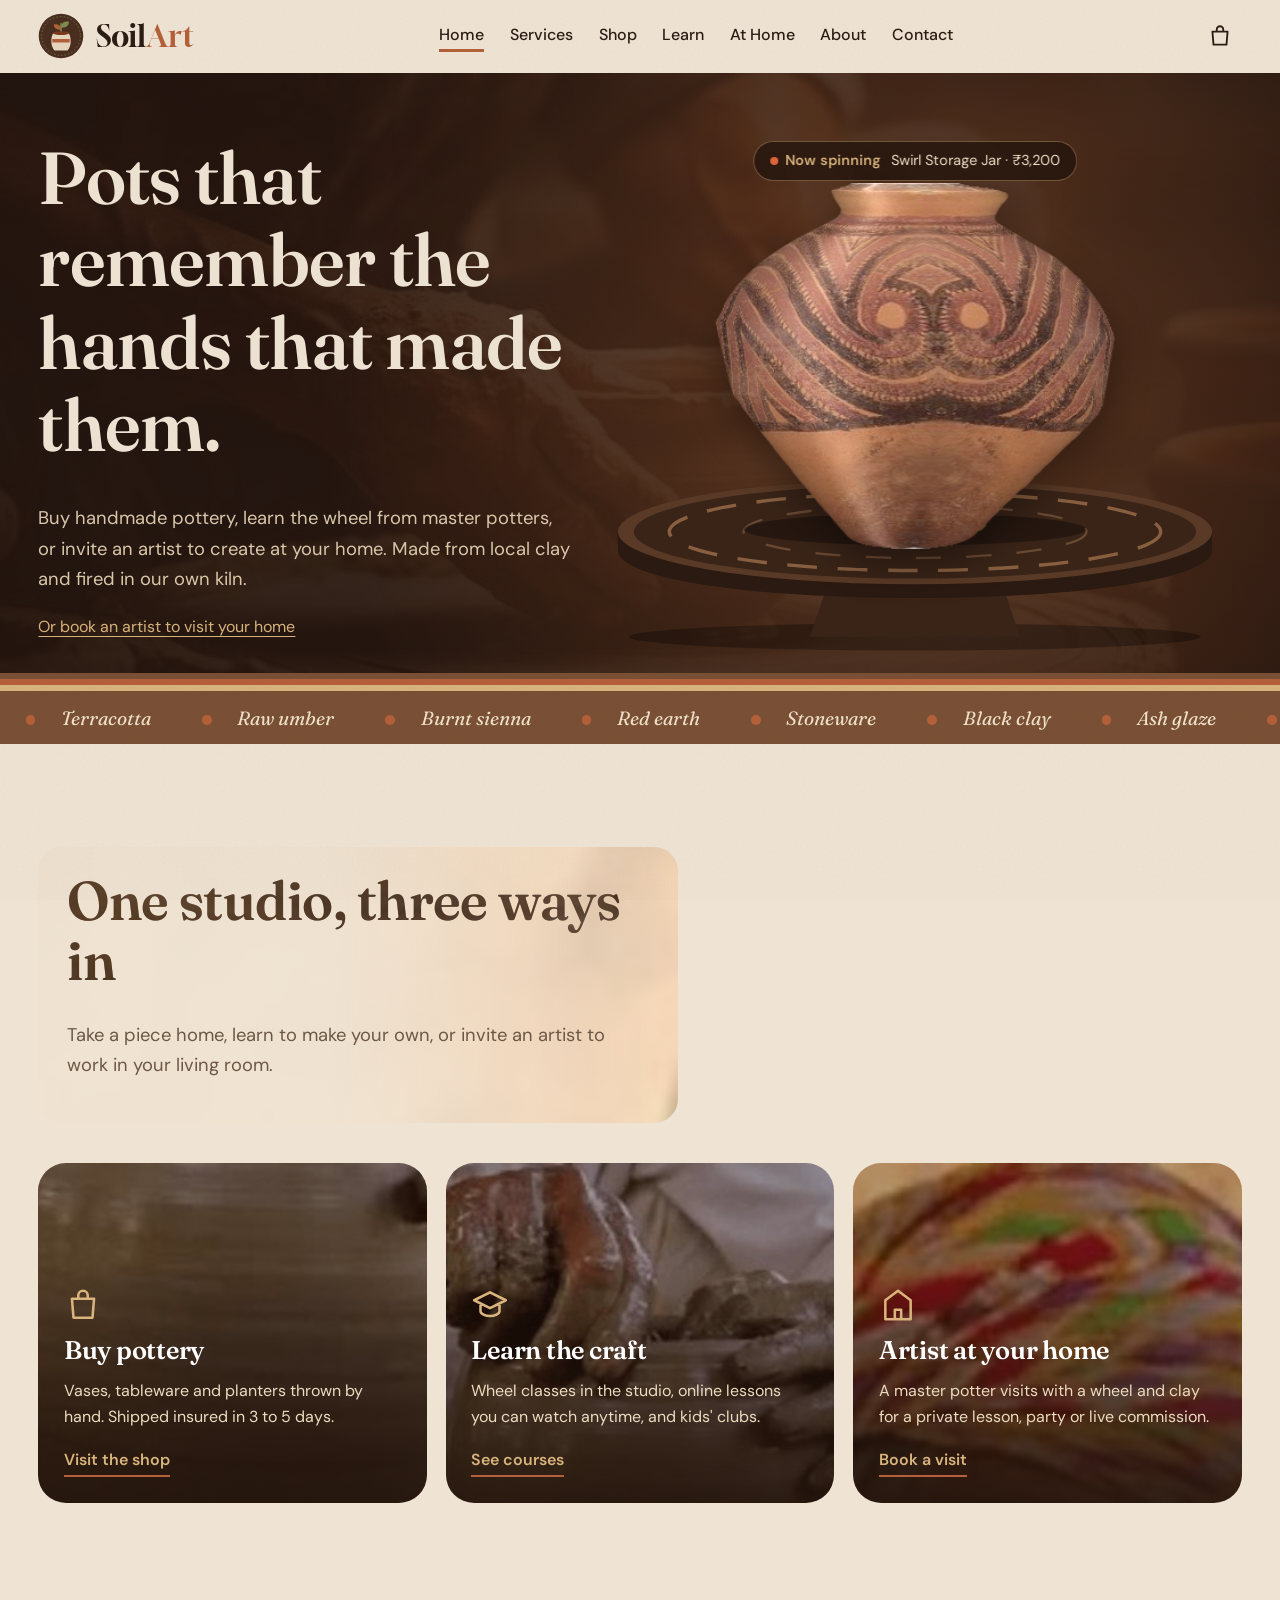
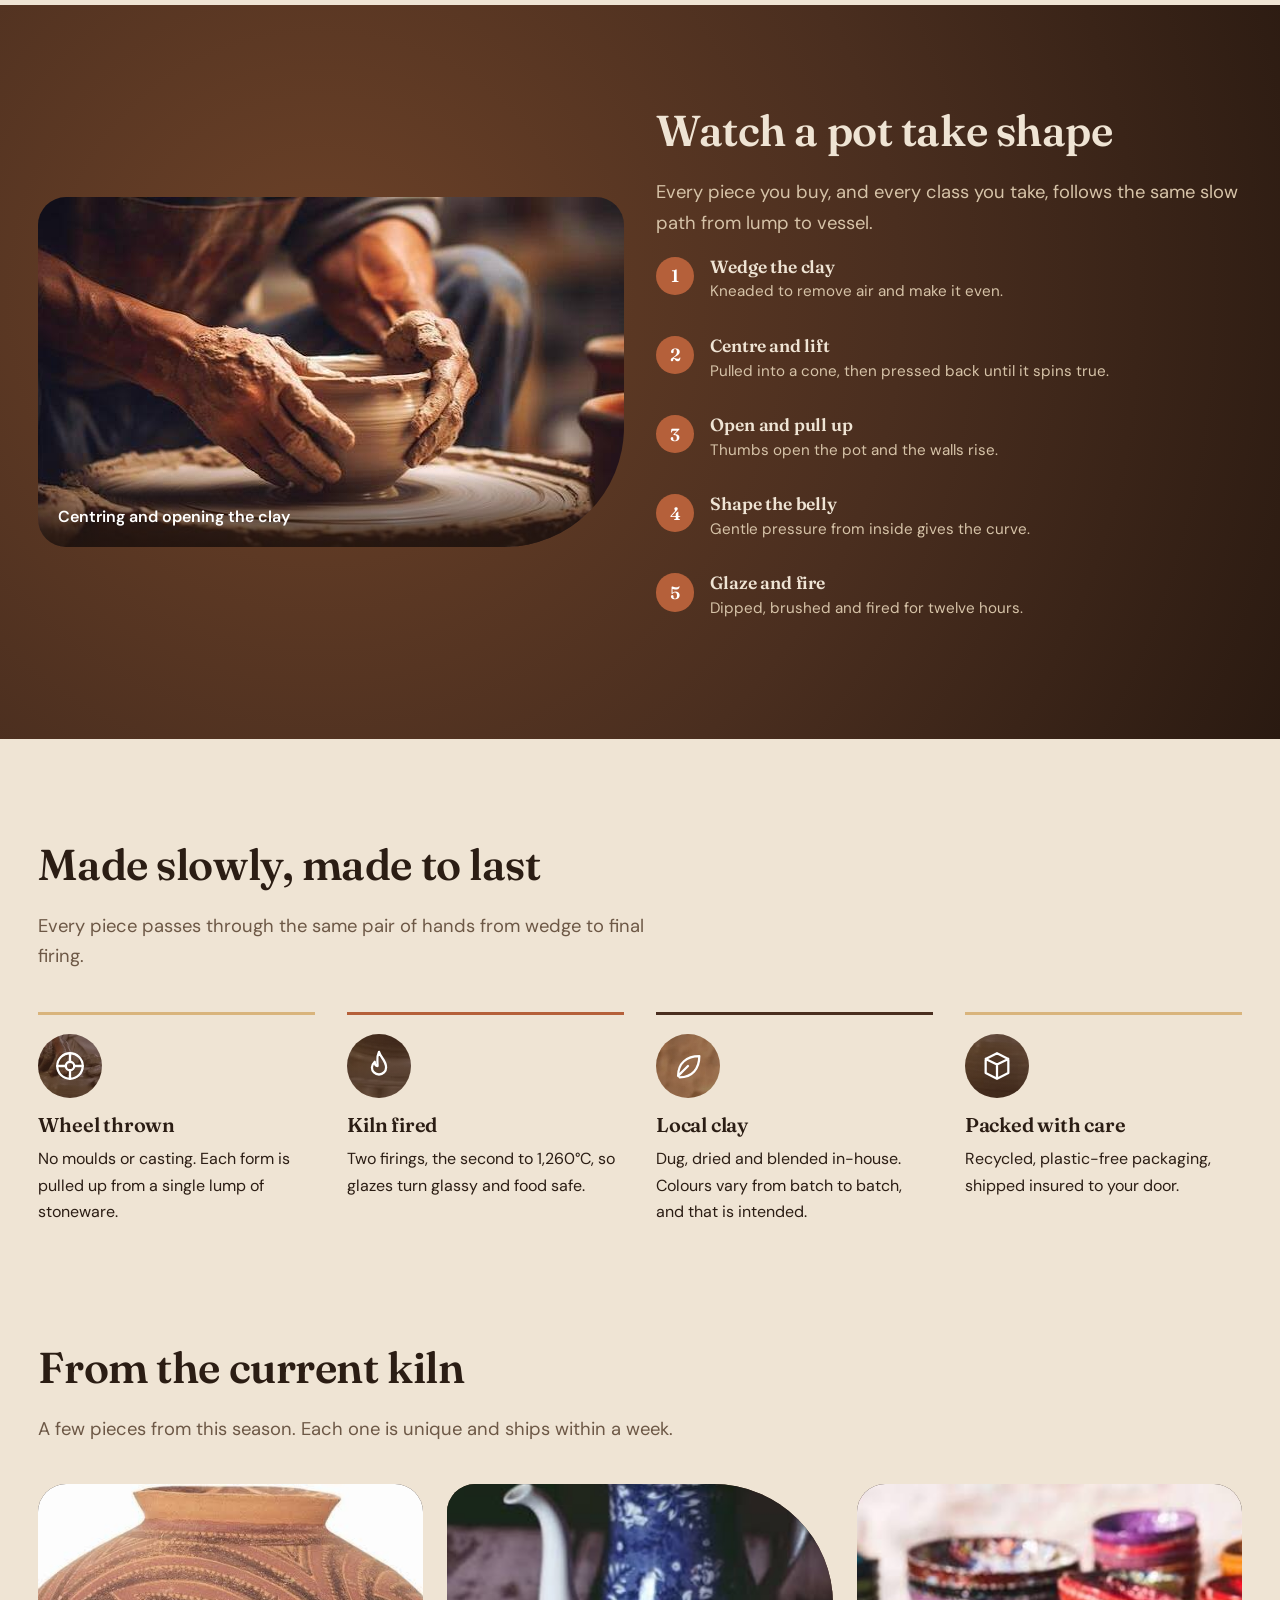
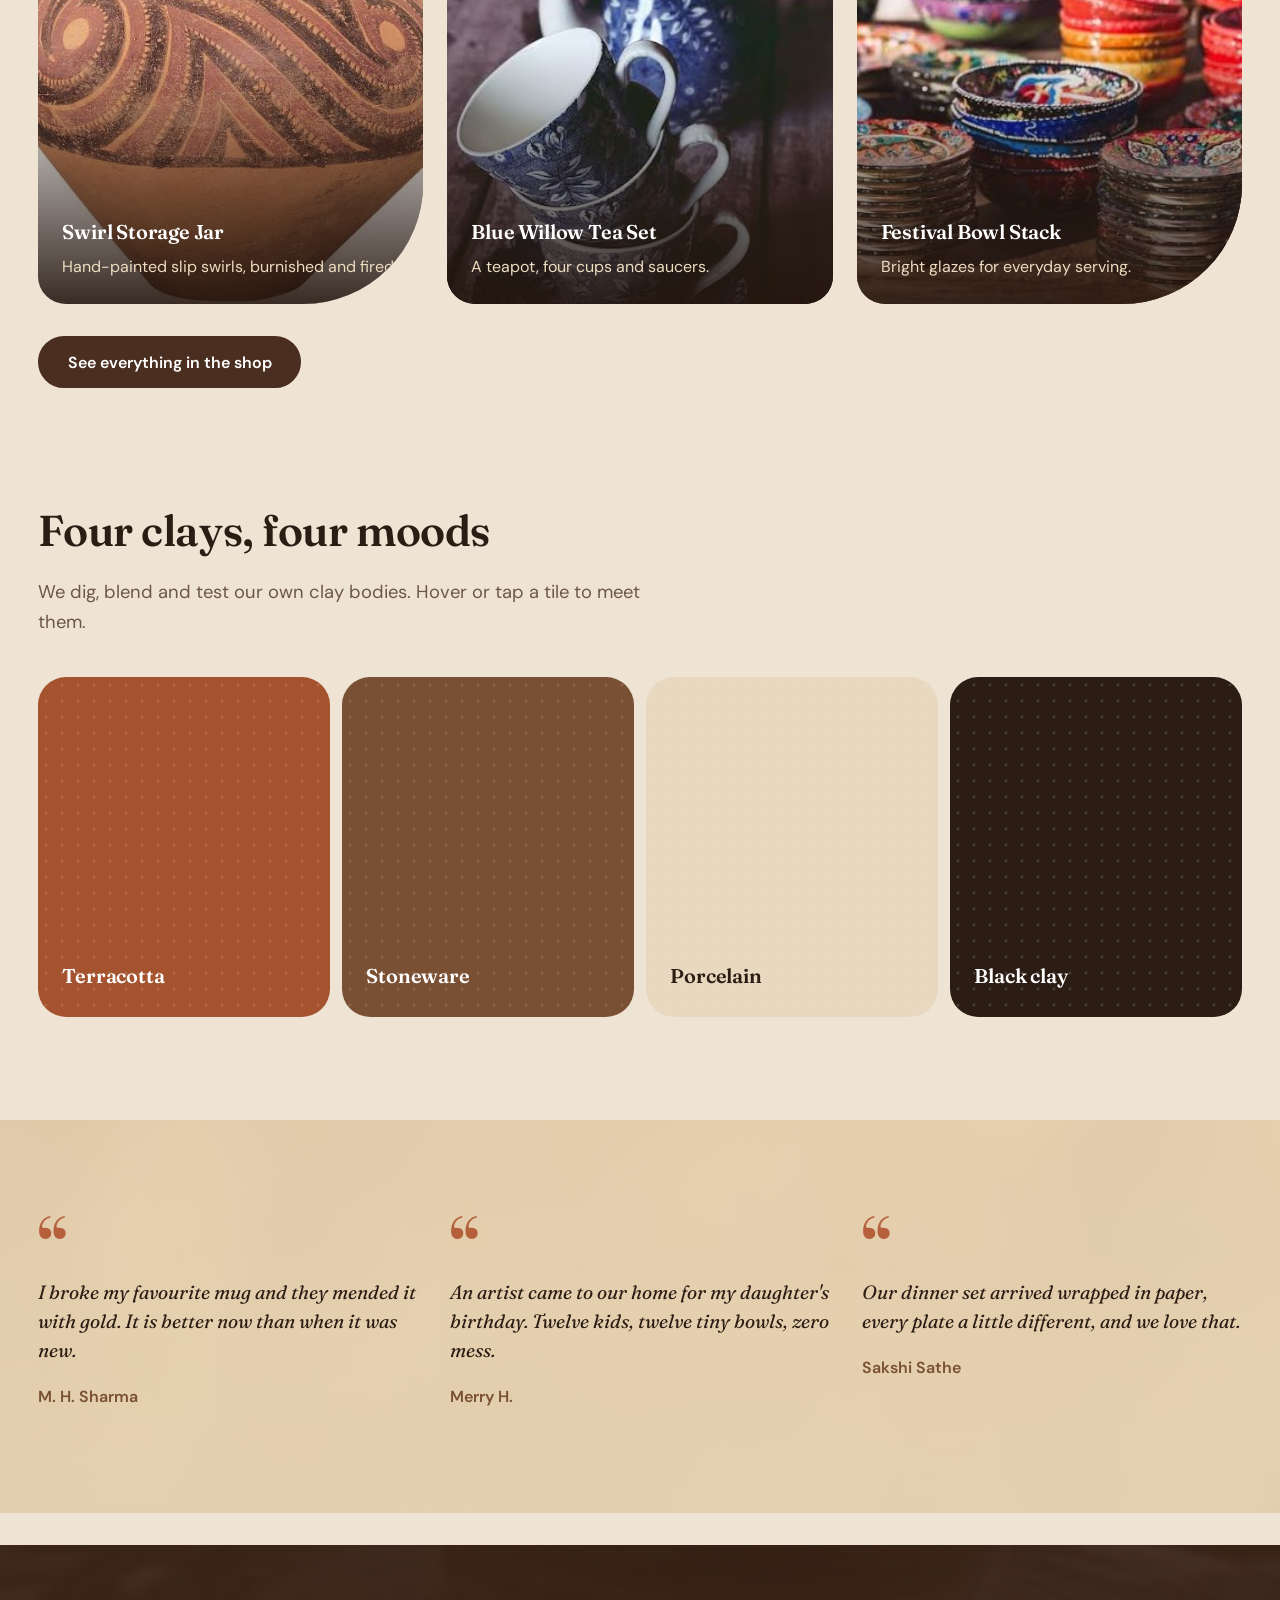
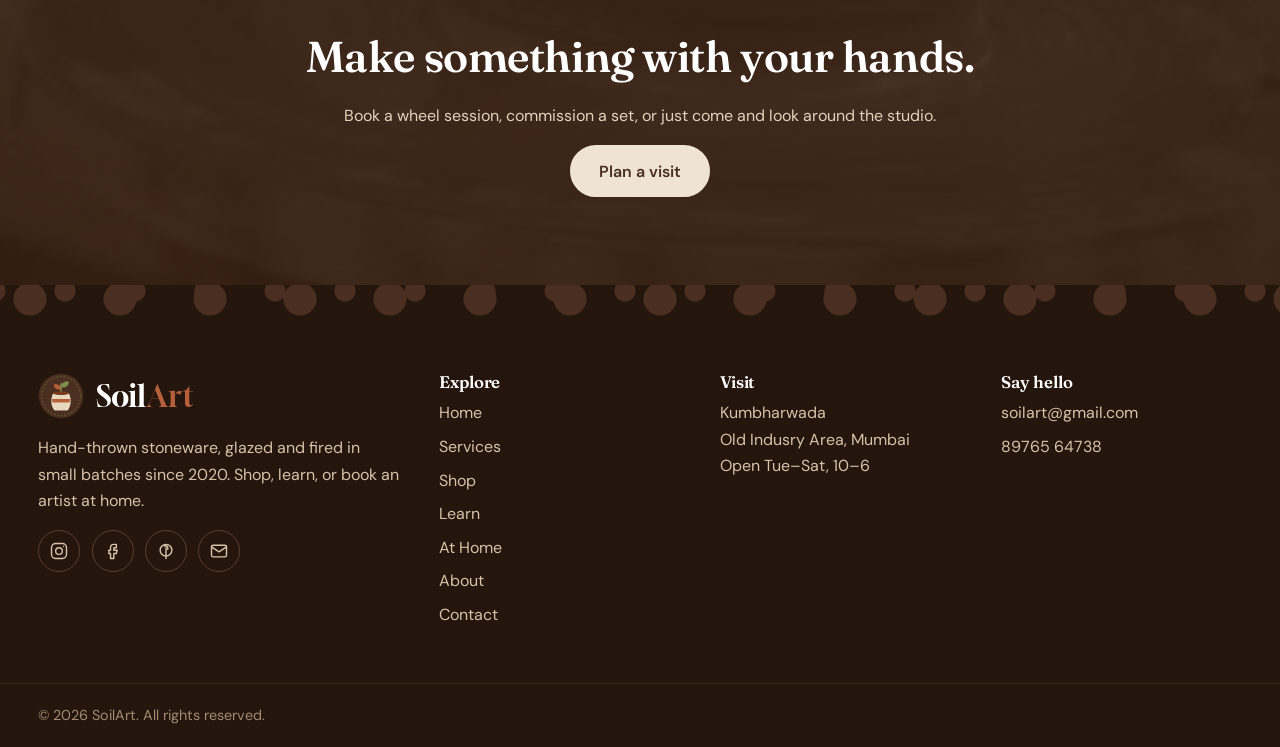
<file: index.html>
<!DOCTYPE html>
<html lang="en">
<head>
<meta charset="utf-8">
<meta name="viewport" content="width=device-width, initial-scale=1">
<title>Handmade pottery | SoilArt</title>
<meta name="description" content="Buy handmade pottery, learn the wheel or book an artist at home with SoilArt.">
<meta name="theme-color" content="#4A2E1F">
<link rel="icon" href="img/logo.svg" type="image/svg+xml">
<link rel="preconnect" href="https://fonts.googleapis.com"><link rel="preconnect" href="https://fonts.gstatic.com" crossorigin>
<link href="https://fonts.googleapis.com/css2?family=Gloock&family=DM+Sans:wght@400;500;600&family=Fraunces:ital,opsz,wght@0,9..144,600;1,9..144,400&display=swap" rel="stylesheet">
<link rel="stylesheet" href="css/style.css">
<script>document.documentElement.classList.add('js')</script>
</head>
<body>
<a class="skip" href="#main">Skip to content</a>
<header class="site-header">
 <div class="wrap bar">
  <a class="logo" href="index.html" aria-label="SoilArt home"><img src="img/logo.svg" alt="" width="46" height="46"><span class="wordmark">Soil<b>Art</b></span></a>
  <nav class="nav" id="nav" aria-label="Main"><ul class="nav-list"><li><a href="index.html" aria-current="page">Home</a></li><li><a href="services.html">Services</a></li><li><a href="shop.html">Shop</a></li><li><a href="learn.html">Learn</a></li><li><a href="at-home.html">At Home</a></li><li><a href="about.html">About</a></li><li><a href="contact.html">Contact</a></li></ul></nav>
  <div class="tools"><button class="cart-btn" type="button" aria-label="Open cart"><svg class="" viewBox="0 0 24 24" aria-hidden="true"><path d="M5 8h14l-1 12H6zM9 8V6a3 3 0 0 1 6 0v2"/></svg><span class="badge" hidden>0</span></button>
  <button class="burger" aria-expanded="false" aria-controls="nav" aria-label="Open menu"><span></span></button></div>
 </div>
</header>
<main id="main">
<section class="hero"><div class="wrap">
 <div><h1>Pots that remember the hands that made them.</h1>
 <p class="lead">Buy handmade pottery, learn the wheel from master potters, or invite an artist to create at your home. Made from local clay and fired in our own kiln.</p>

 <p class="home-link"><a href="at-home.html">Or book an artist to visit your home</a></p></div>
 <div class="spin-stage" role="img" aria-label="A hand-painted clay jar turning on a potter's wheel">
  <svg class="wheel" viewBox="0 0 560 160" aria-hidden="true"><ellipse cx="280" cy="146" rx="250" ry="12" fill="#000" opacity=".3"/><path d="M205 96H355L372 146H188Z" fill="#3a2418"/><path d="M20 54V70C20 96 140 112 280 112S540 96 540 70V54Z" fill="#2a1a11"/><ellipse cx="280" cy="54" rx="260" ry="46" fill="#5a3a26"/><ellipse cx="280" cy="54" rx="246" ry="41" fill="#3a2418"/><ellipse class="ring" cx="280" cy="54" rx="215" ry="34" fill="none" stroke="#8a6040" stroke-width="3" stroke-dasharray="26 18"/><ellipse class="ring r2" cx="280" cy="54" rx="150" ry="23" fill="none" stroke="#6b4a33" stroke-width="2" stroke-dasharray="22 22"/><ellipse cx="280" cy="52" rx="150" ry="14" fill="#000" opacity=".35"/></svg>
  <canvas id="jar" aria-hidden="true"></canvas>
  <a class="chip-now" href="shop.html"><span>Now spinning</span> Swirl Storage Jar &middot; &#8377;3,200</a>
 </div>
</div></section>
<div class="marquee" aria-hidden="true"><div><span>Terracotta</span><span>Raw umber</span><span>Burnt sienna</span><span>Red earth</span><span>Stoneware</span><span>Black clay</span><span>Ash glaze</span><span>Wood fired</span><span>Terracotta</span><span>Raw umber</span><span>Burnt sienna</span><span>Red earth</span><span>Stoneware</span><span>Black clay</span><span>Ash glaze</span><span>Wood fired</span><span>Terracotta</span><span>Raw umber</span><span>Burnt sienna</span><span>Red earth</span><span>Stoneware</span><span>Black clay</span><span>Ash glaze</span><span>Wood fired</span><span>Terracotta</span><span>Raw umber</span><span>Burnt sienna</span><span>Red earth</span><span>Stoneware</span><span>Black clay</span><span>Ash glaze</span><span>Wood fired</span></div></div>
<section class="section"><div class="wrap"><div class="head reveal head-bg"><h2 class="photo-text ph-clay">One studio, three ways in</h2><p class="lead">Take a piece home, learn to make your own, or invite an artist to work in your living room.</p></div>
 <div class="paths"><a class="path reveal" href="shop.html" style="--img:url(../img/tex-clay.jpg)"><svg class="ico" viewBox="0 0 24 24" aria-hidden="true"><path d="M5 8h14l-1 12H6zM9 8V6a3 3 0 0 1 6 0v2"/></svg><h3>Buy pottery</h3><p>Vases, tableware and planters thrown by hand. Shipped insured in 3 to 5 days.</p><span>Visit the shop</span></a><a class="path reveal" href="learn.html" style="--img:url(../img/tex-hands.jpg)"><svg class="ico" viewBox="0 0 24 24" aria-hidden="true"><path d="M2 9l10-5 10 5-10 5zM6 11v5c0 1.5 3 3 6 3s6-1.5 6-3v-5"/></svg><h3>Learn the craft</h3><p>Wheel classes in the studio, online lessons you can watch anytime, and kids' clubs.</p><span>See courses</span></a><a class="path reveal" href="at-home.html" style="--img:url(../img/tex-turban.jpg)"><svg class="ico" viewBox="0 0 24 24" aria-hidden="true"><path d="M4 21V9l8-6 8 6v12zM10 21v-6h4v6"/></svg><h3>Artist at your home</h3><p>A master potter visits with a wheel and clay for a private lesson, party or live commission.</p><span>Book a visit</span></a></div></div></section>
<section class="section dark"><div class="wrap split">
 <figure class="shot reveal"><img src="img/pot-wheel-hands.jpg" alt="Hands shaping a bowl on a spinning potter's wheel" width="624" height="350" loading="lazy"><figcaption>Centring and opening the clay</figcaption></figure>
 <div class="reveal"><h2>Watch a pot take shape</h2><p class="lead">Every piece you buy, and every class you take, follows the same slow path from lump to vessel.</p>
 <ol class="process"><li><h3>Wedge the clay</h3><p>Kneaded to remove air and make it even.</p></li><li><h3>Centre and lift</h3><p>Pulled into a cone, then pressed back until it spins true.</p></li><li><h3>Open and pull up</h3><p>Thumbs open the pot and the walls rise.</p></li><li><h3>Shape the belly</h3><p>Gentle pressure from inside gives the curve.</p></li><li><h3>Glaze and fire</h3><p>Dipped, brushed and fired for twelve hours.</p></li></ol></div>
</div></section>
<section class="section"><div class="wrap"><div class="head reveal"><h2>Made slowly, made to last</h2><p class="lead">Every piece passes through the same pair of hands from wedge to final firing.</p></div>
 <div class="grid">
  <div class="feature reveal"><span class="ph" style="--img:url(../img/tex-hands.jpg)"><svg class="ico" viewBox="0 0 24 24" aria-hidden="true"><circle cx="12" cy="12" r="9"/><circle cx="12" cy="12" r="3"/><path d="M12 3v6M12 15v6M3 12h6M15 12h6"/></svg></span><h3>Wheel thrown</h3><p>No moulds or casting. Each form is pulled up from a single lump of stoneware.</p></div>
  <div class="feature reveal"><span class="ph" style="--img:url(../img/tex-wheel.jpg)"><svg class="ico" viewBox="0 0 24 24" aria-hidden="true"><path d="M12 2c1 4 5 6 5 11a5 5 0 0 1-10 0c0-2 1-3 2-4 0 2 1 3 2 3 0-4-1-6 1-10z"/></svg></span><h3>Kiln fired</h3><p>Two firings, the second to 1,260&deg;C, so glazes turn glassy and food safe.</p></div>
  <div class="feature reveal"><span class="ph" style="--img:url(../img/tex-wall.jpg)"><svg class="ico" viewBox="0 0 24 24" aria-hidden="true"><path d="M5 19c0-9 6-14 15-14 0 9-5 15-14 15M5 19l7-7"/></svg></span><h3>Local clay</h3><p>Dug, dried and blended in-house. Colours vary from batch to batch, and that is intended.</p></div>
  <div class="feature reveal"><span class="ph" style="--img:url(../img/tex-clay.jpg)"><svg class="ico" viewBox="0 0 24 24" aria-hidden="true"><path d="M12 3l8 4v10l-8 4-8-4V7zM4 7l8 4 8-4M12 11v10"/></svg></span><h3>Packed with care</h3><p>Recycled, plastic-free packaging, shipped insured to your door.</p></div>
 </div></div></section>
<section class="section" style="padding-top:0"><div class="wrap"><div class="head reveal"><h2>From the current kiln</h2><p class="lead">A few pieces from this season. Each one is unique and ships within a week.</p></div>
 <div class="collection">
  <article class="piece reveal"><img class="cover" src="img/pot-swirl-jar.jpg" alt="Painted jar with swirl pattern and loop handles" loading="lazy"><h3>Swirl Storage Jar</h3><p>Hand-painted slip swirls, burnished and fired.</p></article>
  <article class="piece reveal"><img class="cover" src="img/pot-tea-set.jpg" alt="Blue and white teapot, cups and saucers" loading="lazy"><h3>Blue Willow Tea Set</h3><p>A teapot, four cups and saucers.</p></article>
  <article class="piece reveal"><img class="cover" src="img/pot-bowls.jpg" alt="Stacks of colourful hand-painted bowls" loading="lazy"><h3>Festival Bowl Stack</h3><p>Bright glazes for everyday serving.</p></article>
 </div><p style="margin-top:2rem"><a class="btn" href="shop.html">See everything in the shop</a></p></div></section>
<section class="section" style="padding-top:0"><div class="wrap"><div class="head reveal"><h2>Four clays, four moods</h2><p class="lead">We dig, blend and test our own clay bodies. Hover or tap a tile to meet them.</p></div>
 <div class="clays reveal">
  <article class="clay-tile" tabindex="0" style="--c:#A5532F;--t:#fff"><h3>Terracotta</h3><p>Warm, porous and earthy. Fired low at 1,060&deg;C. Great for planters and rustic bowls.</p></article>
  <article class="clay-tile" tabindex="0" style="--c:#7A5035;--t:#fff"><h3>Stoneware</h3><p>Our everyday clay. Dense, durable and dishwasher safe once glazed.</p></article>
  <article class="clay-tile" tabindex="0" style="--c:#E8D8BF;--t:#2B1D14"><h3>Porcelain</h3><p>Pale and silky, thrown thin. Used for cups that glow when held to the light.</p></article>
  <article class="clay-tile" tabindex="0" style="--c:#2B1D14;--t:#fff"><h3>Black clay</h3><p>Rich with iron and manganese. Dramatic matte finishes with no glaze needed.</p></article>
 </div></div></section>
<section class="section voices"><div class="wrap"><div class="grid">
  <figure class="quote reveal"><p>I broke my favourite mug and they mended it with gold. It is better now than when it was new.</p><footer>M. H. Sharma</footer></figure>
  <figure class="quote reveal"><p>An artist came to our home for my daughter's birthday. Twelve kids, twelve tiny bowls, zero mess.</p><footer>Merry H.</footer></figure>
  <figure class="quote reveal"><p>Our dinner set arrived wrapped in paper, every plate a little different, and we love that.</p><footer>Sakshi Sathe</footer></figure>
 </div></div></section>
<section class="band"><div class="wrap reveal"><h2>Make something with your hands.</h2><p>Book a wheel session, commission a set, or just come and look around the studio.</p><a class="btn light" href="contact.html">Plan a visit</a></div></section>
</main>
<footer class="site-footer">
 <div class="wrap foot">
  <div><a class="logo" href="index.html" style="color:#fff" aria-label="SoilArt home"><img src="img/logo.svg" alt="" width="46" height="46"><span class="wordmark">Soil<b>Art</b></span></a>
   <p style="margin-top:1rem">Hand-thrown stoneware, glazed and fired in small batches since 2020. Shop, learn, or book an artist at home.</p>
   <div class="social"><a href="#" aria-label="Instagram"><svg class="" viewBox="0 0 24 24" aria-hidden="true"><rect x="3" y="3" width="18" height="18" rx="5"/><circle cx="12" cy="12" r="4"/><path d="M17.5 6.5h.01"/></svg></a><a href="#" aria-label="Facebook"><svg class="" viewBox="0 0 24 24" aria-hidden="true"><path d="M14 8h2V4h-3a4 4 0 0 0-4 4v3H7v4h2v6h4v-6h3l1-4h-4V8z"/></svg></a><a href="#" aria-label="Pinterest"><svg class="" viewBox="0 0 24 24" aria-hidden="true"><circle cx="12" cy="11" r="7"/><path d="M12 8v13M10 6c3-1 5 1 4 4"/></svg></a><a href="#" aria-label="Email"><svg class="" viewBox="0 0 24 24" aria-hidden="true"><rect x="3" y="5" width="18" height="14" rx="2"/><path d="M3 7l9 6 9-6"/></svg></a></div></div>
  <div><h3>Explore</h3><ul><li><a href="index.html">Home</a></li><li><a href="services.html">Services</a></li><li><a href="shop.html">Shop</a></li><li><a href="learn.html">Learn</a></li><li><a href="at-home.html">At Home</a></li><li><a href="about.html">About</a></li><li><a href="contact.html">Contact</a></li></ul></div>
  <div><h3>Visit</h3><address style="font-style:normal">Kumbharwada<br>Old Indusry Area, Mumbai<br>Open Tue&ndash;Sat, 10&ndash;6</address></div>
  <div><h3>Say hello</h3><ul><li><a href="mailto:hello@soilart.example">soilart@gmail.com</a></li><li>89765 64738</li></ul></div>
 </div>
 <div class="wrap legal">&copy; <span id="year">2026</span> SoilArt. All rights reserved.</div>
</footer>
<script src="js/main.js"></script><script src="js/validate.js"></script><script src="js/cart.js"></script><script src="js/jar-data.js"></script><script src="js/spinner.js"></script>
</body>
</html>
</file>
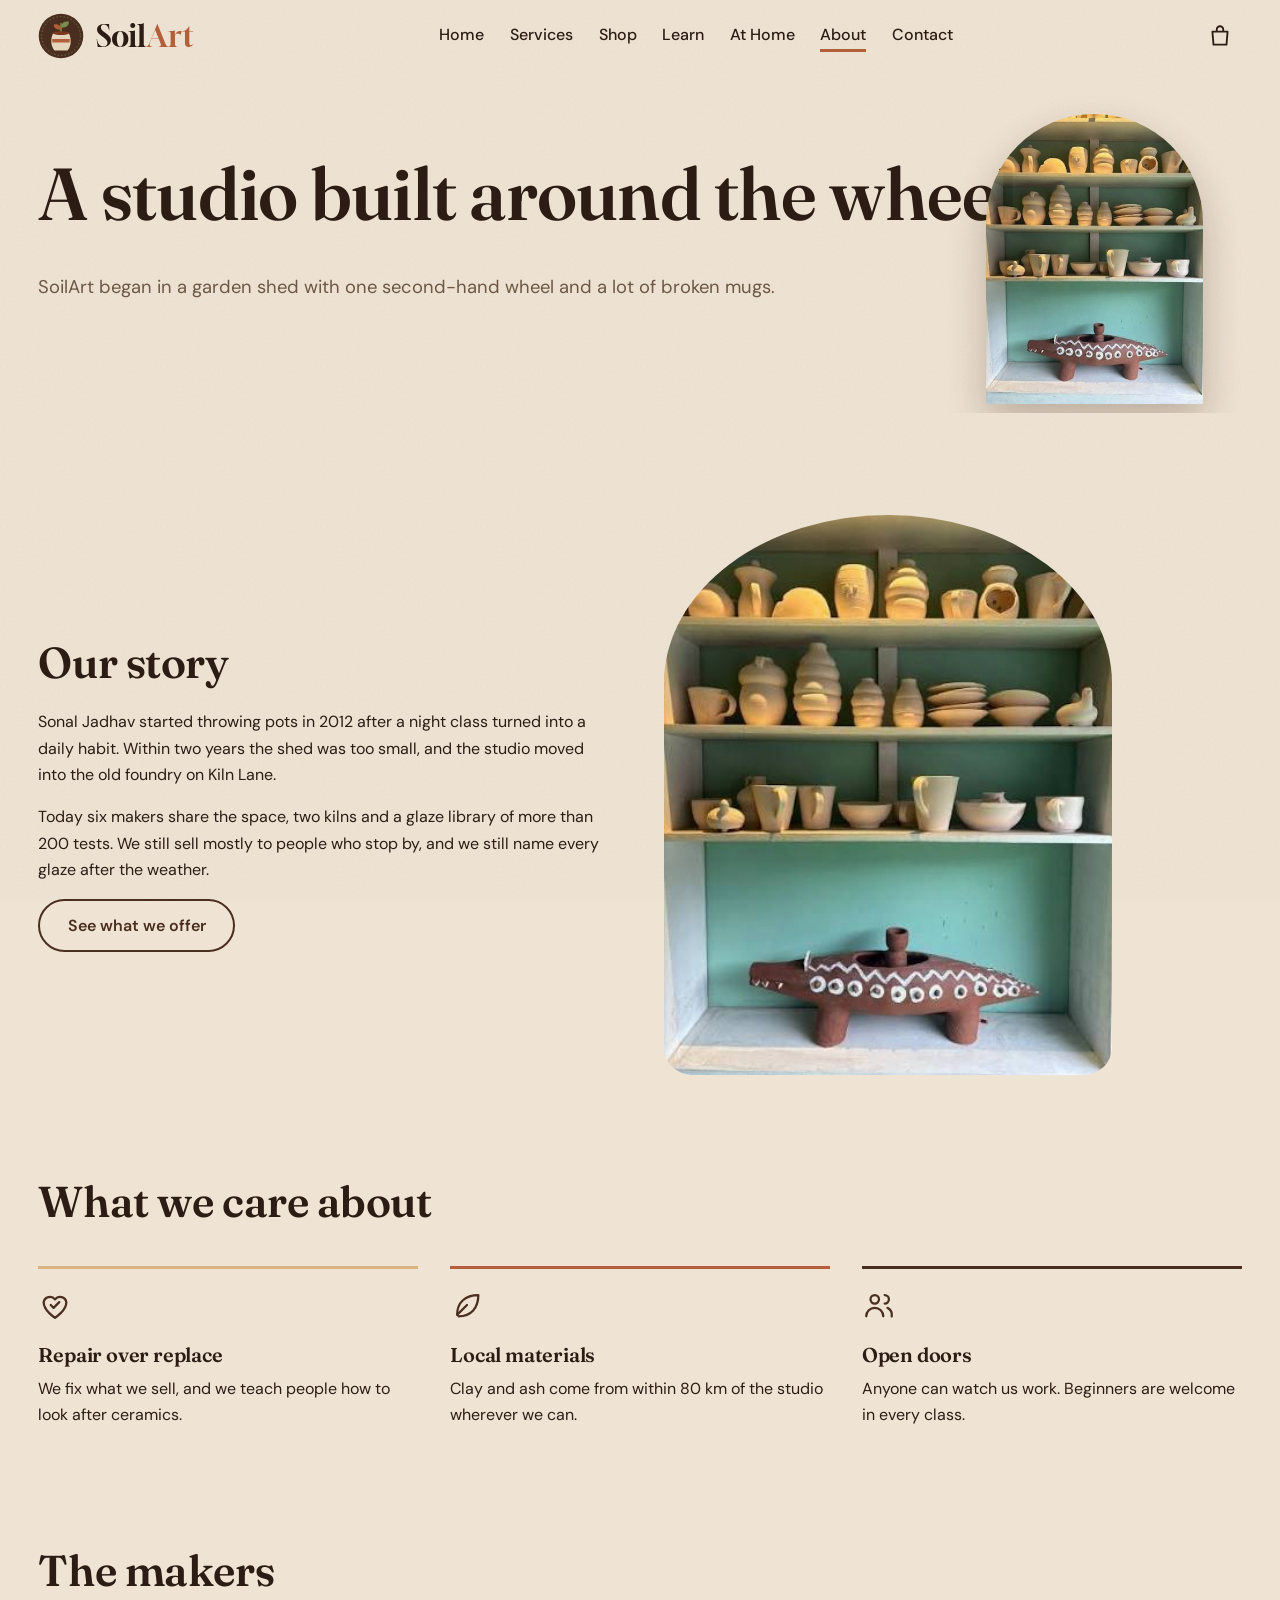
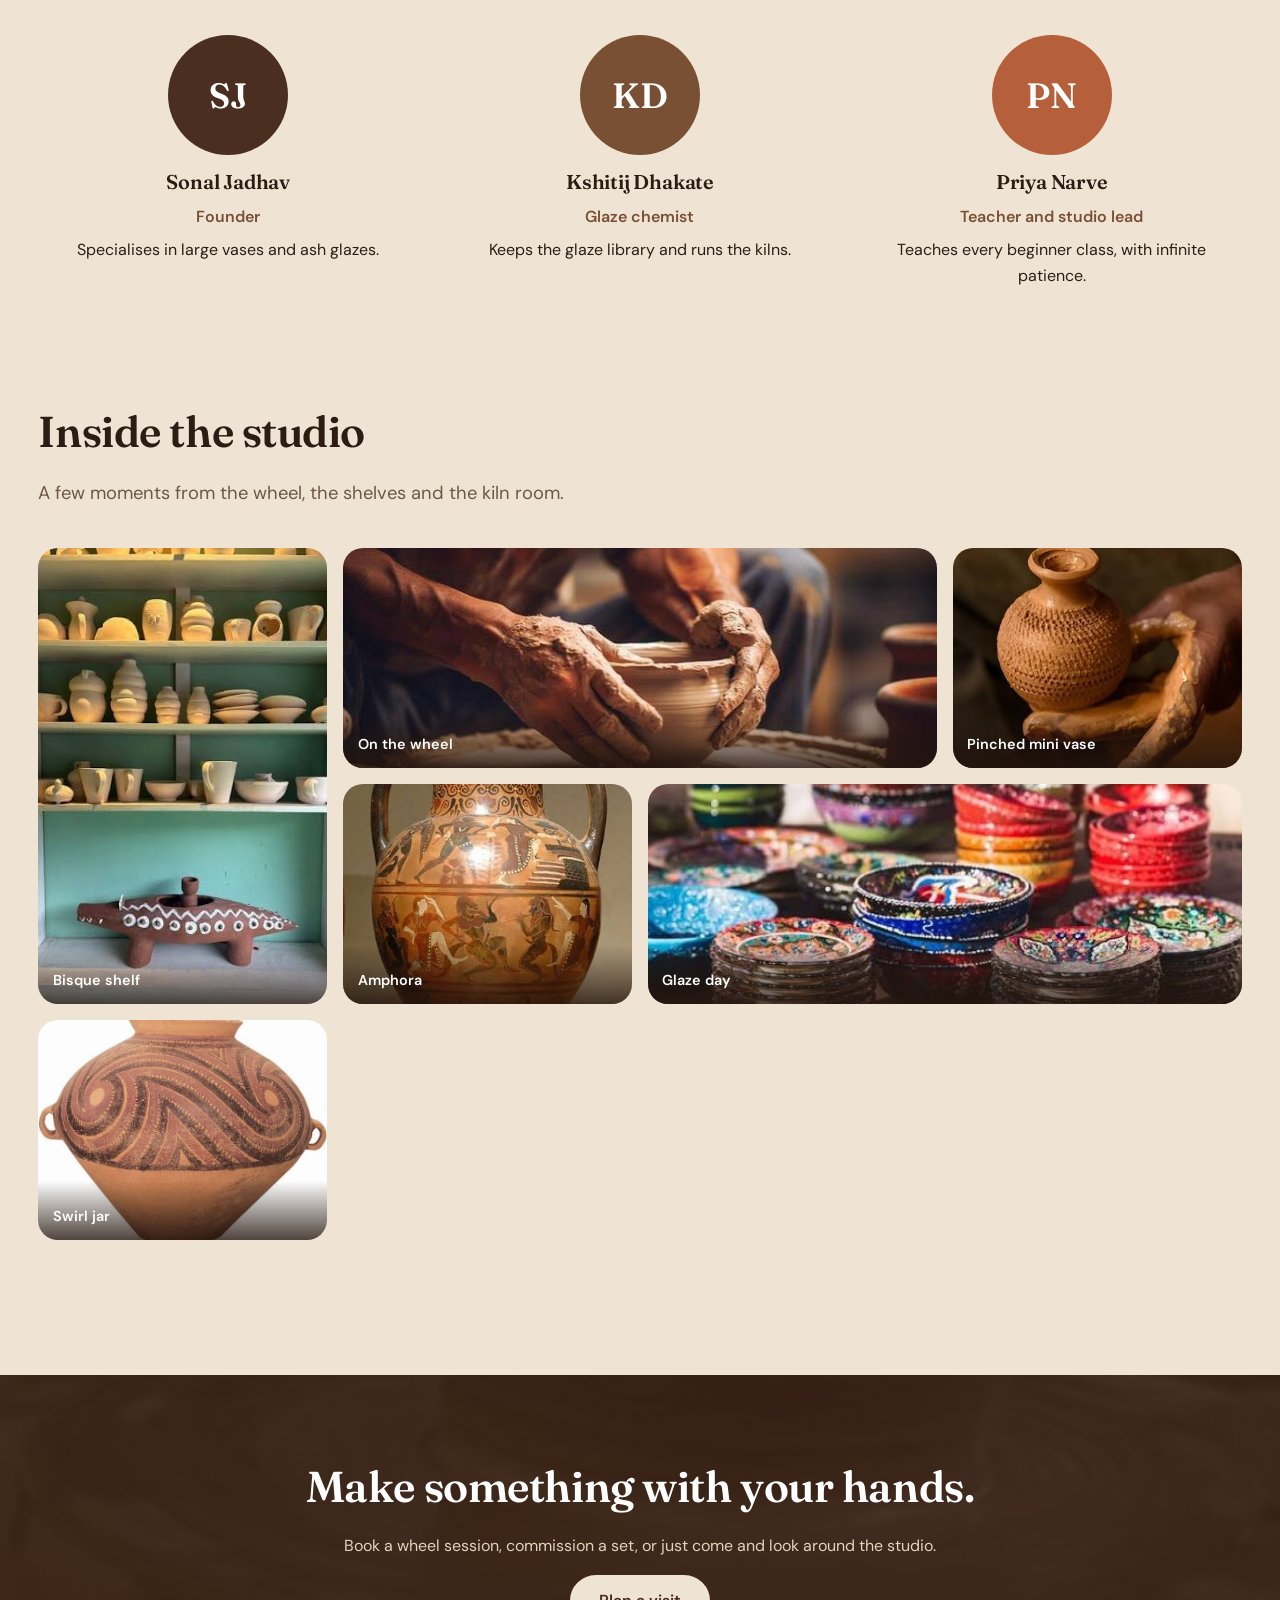
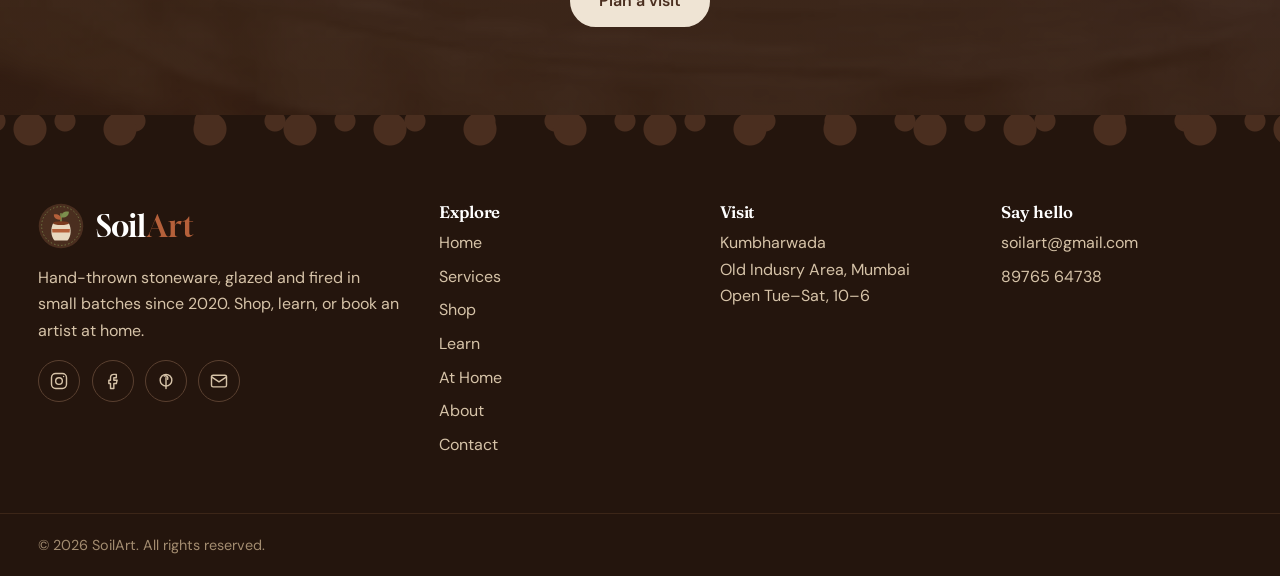
<file: about.html>
<!DOCTYPE html>
<html lang="en">
<head>
<meta charset="utf-8">
<meta name="viewport" content="width=device-width, initial-scale=1">
<title>About | SoilArt</title>
<meta name="description" content="The story and makers behind SoilArt.">
<meta name="theme-color" content="#4A2E1F">
<link rel="icon" href="img/logo.svg" type="image/svg+xml">
<link rel="preconnect" href="https://fonts.googleapis.com"><link rel="preconnect" href="https://fonts.gstatic.com" crossorigin>
<link href="https://fonts.googleapis.com/css2?family=Gloock&family=DM+Sans:wght@400;500;600&family=Fraunces:ital,opsz,wght@0,9..144,600;1,9..144,400&display=swap" rel="stylesheet">
<link rel="stylesheet" href="css/style.css">
<script>document.documentElement.classList.add('js')</script>
</head>
<body>
<a class="skip" href="#main">Skip to content</a>
<header class="site-header">
 <div class="wrap bar">
  <a class="logo" href="index.html" aria-label="SoilArt home"><img src="img/logo.svg" alt="" width="46" height="46"><span class="wordmark">Soil<b>Art</b></span></a>
  <nav class="nav" id="nav" aria-label="Main"><ul class="nav-list"><li><a href="index.html">Home</a></li><li><a href="services.html">Services</a></li><li><a href="shop.html">Shop</a></li><li><a href="learn.html">Learn</a></li><li><a href="at-home.html">At Home</a></li><li><a href="about.html" aria-current="page">About</a></li><li><a href="contact.html">Contact</a></li></ul></nav>
  <div class="tools"><button class="cart-btn" type="button" aria-label="Open cart"><svg class="" viewBox="0 0 24 24" aria-hidden="true"><path d="M5 8h14l-1 12H6zM9 8V6a3 3 0 0 1 6 0v2"/></svg><span class="badge" hidden>0</span></button>
  <button class="burger" aria-expanded="false" aria-controls="nav" aria-label="Open menu"><span></span></button></div>
 </div>
</header>
<main id="main">
<section class="page-hero"><div class="wrap"><h1>A studio built around the wheel</h1><p class="lead">SoilArt began in a garden shed with one second-hand wheel and a lot of broken mugs.</p></div><img src="img/pot-shelves.jpg" alt="Shelves of unglazed bisque pottery in the studio" width="260" height="340"></section>
<section class="section"><div class="wrap split">
 <div class="reveal"><h2>Our story</h2><p>Sonal Jadhav started throwing pots in 2012 after a night class turned into a daily habit. Within two years the shed was too small, and the studio moved into the old foundry on Kiln Lane.</p><p>Today six makers share the space, two kilns and a glaze library of more than 200 tests. We still sell mostly to people who stop by, and we still name every glaze after the weather.</p><a class="btn ghost" href="services.html">See what we offer</a></div>
 <div class="art reveal"><img src="img/pot-shelves.jpg" alt="Shelves of unglazed bisque pottery waiting to be glazed" width="387" height="516"></div>
</div></section>
<section class="section" style="padding-top:0"><div class="wrap"><div class="head reveal"><h2>What we care about</h2></div>
 <div class="grid">
  <div class="feature reveal"><svg class="ico" viewBox="0 0 24 24" aria-hidden="true"><path d="M12 21s-8-5-8-11a4.5 4.5 0 0 1 8-2 4.5 4.5 0 0 1 8 2c0 6-8 11-8 11zM9 12l2 2 4-4"/></svg><h3>Repair over replace</h3><p>We fix what we sell, and we teach people how to look after ceramics.</p></div>
  <div class="feature reveal"><svg class="ico" viewBox="0 0 24 24" aria-hidden="true"><path d="M5 19c0-9 6-14 15-14 0 9-5 15-14 15M5 19l7-7"/></svg><h3>Local materials</h3><p>Clay and ash come from within 80 km of the studio wherever we can.</p></div>
  <div class="feature reveal"><svg class="ico" viewBox="0 0 24 24" aria-hidden="true"><circle cx="9" cy="8" r="3"/><path d="M3 20a6 6 0 0 1 12 0M16 5a3 3 0 0 1 0 6M18 14a6 6 0 0 1 3 6"/></svg><h3>Open doors</h3><p>Anyone can watch us work. Beginners are welcome in every class.</p></div>
 </div></div></section>
<section class="section" style="padding-top:0"><div class="wrap"><div class="head reveal"><h2>The makers</h2></div>
 <div class="team">
  <div class="member reveal"><div class="avatar" style="background:var(--soil)" aria-hidden="true">SJ</div><h3>Sonal Jadhav</h3><p class="role">Founder</p><p>Specialises in large vases and ash glazes.</p></div>
  <div class="member reveal"><div class="avatar" style="background:var(--umber)" aria-hidden="true">KD</div><h3>Kshitij Dhakate</h3><p class="role">Glaze chemist</p><p>Keeps the glaze library and runs the kilns.</p></div>
  <div class="member reveal"><div class="avatar" style="background:var(--clay)" aria-hidden="true">PN</div><h3>Priya Narve</h3><p class="role">Teacher and studio lead</p><p>Teaches every beginner class, with infinite patience.</p></div>
 </div></div></section>
<section class="section" style="padding-top:0"><div class="wrap"><div class="head reveal"><h2>Inside the studio</h2><p class="lead">A few moments from the wheel, the shelves and the kiln room.</p></div>
 <div class="gallery reveal"><figure class="tall"><img src="img/pot-shelves.jpg" alt="Bisque shelves" loading="lazy"><figcaption>Bisque shelf</figcaption></figure><figure class="wide"><img src="img/pot-wheel-hands.jpg" alt="Hands shaping a bowl on the wheel" loading="lazy"><figcaption>On the wheel</figcaption></figure><figure><img src="img/pot-mini-vase.jpg" alt="Tiny textured vase in a hand" loading="lazy"><figcaption>Pinched mini vase</figcaption></figure><figure><img src="img/pot-amphora.jpg" alt="Painted amphora" loading="lazy"><figcaption>Amphora</figcaption></figure><figure class="wide"><img src="img/pot-bowls.jpg" alt="Painted bowls" loading="lazy"><figcaption>Glaze day</figcaption></figure><figure><img src="img/pot-swirl-jar.jpg" alt="Swirl painted jar" loading="lazy"><figcaption>Swirl jar</figcaption></figure></div></div></section>
<section class="band"><div class="wrap reveal"><h2>Make something with your hands.</h2><p>Book a wheel session, commission a set, or just come and look around the studio.</p><a class="btn light" href="contact.html">Plan a visit</a></div></section>
</main>
<footer class="site-footer">
 <div class="wrap foot">
  <div><a class="logo" href="index.html" style="color:#fff" aria-label="SoilArt home"><img src="img/logo.svg" alt="" width="46" height="46"><span class="wordmark">Soil<b>Art</b></span></a>
   <p style="margin-top:1rem">Hand-thrown stoneware, glazed and fired in small batches since 2020. Shop, learn, or book an artist at home.</p>
   <div class="social"><a href="#" aria-label="Instagram"><svg class="" viewBox="0 0 24 24" aria-hidden="true"><rect x="3" y="3" width="18" height="18" rx="5"/><circle cx="12" cy="12" r="4"/><path d="M17.5 6.5h.01"/></svg></a><a href="#" aria-label="Facebook"><svg class="" viewBox="0 0 24 24" aria-hidden="true"><path d="M14 8h2V4h-3a4 4 0 0 0-4 4v3H7v4h2v6h4v-6h3l1-4h-4V8z"/></svg></a><a href="#" aria-label="Pinterest"><svg class="" viewBox="0 0 24 24" aria-hidden="true"><circle cx="12" cy="11" r="7"/><path d="M12 8v13M10 6c3-1 5 1 4 4"/></svg></a><a href="#" aria-label="Email"><svg class="" viewBox="0 0 24 24" aria-hidden="true"><rect x="3" y="5" width="18" height="14" rx="2"/><path d="M3 7l9 6 9-6"/></svg></a></div></div>
  <div><h3>Explore</h3><ul><li><a href="index.html">Home</a></li><li><a href="services.html">Services</a></li><li><a href="shop.html">Shop</a></li><li><a href="learn.html">Learn</a></li><li><a href="at-home.html">At Home</a></li><li><a href="about.html">About</a></li><li><a href="contact.html">Contact</a></li></ul></div>
  <div><h3>Visit</h3><address style="font-style:normal">Kumbharwada<br>Old Indusry Area, Mumbai<br>Open Tue&ndash;Sat, 10&ndash;6</address></div>
  <div><h3>Say hello</h3><ul><li><a href="mailto:hello@soilart.example">soilart@gmail.com</a></li><li>89765 64738</li></ul></div>
 </div>
 <div class="wrap legal">&copy; <span id="year">2026</span> SoilArt. All rights reserved.</div>
</footer>
<script src="js/main.js"></script><script src="js/validate.js"></script><script src="js/cart.js"></script>
</body>
</html>
</file>
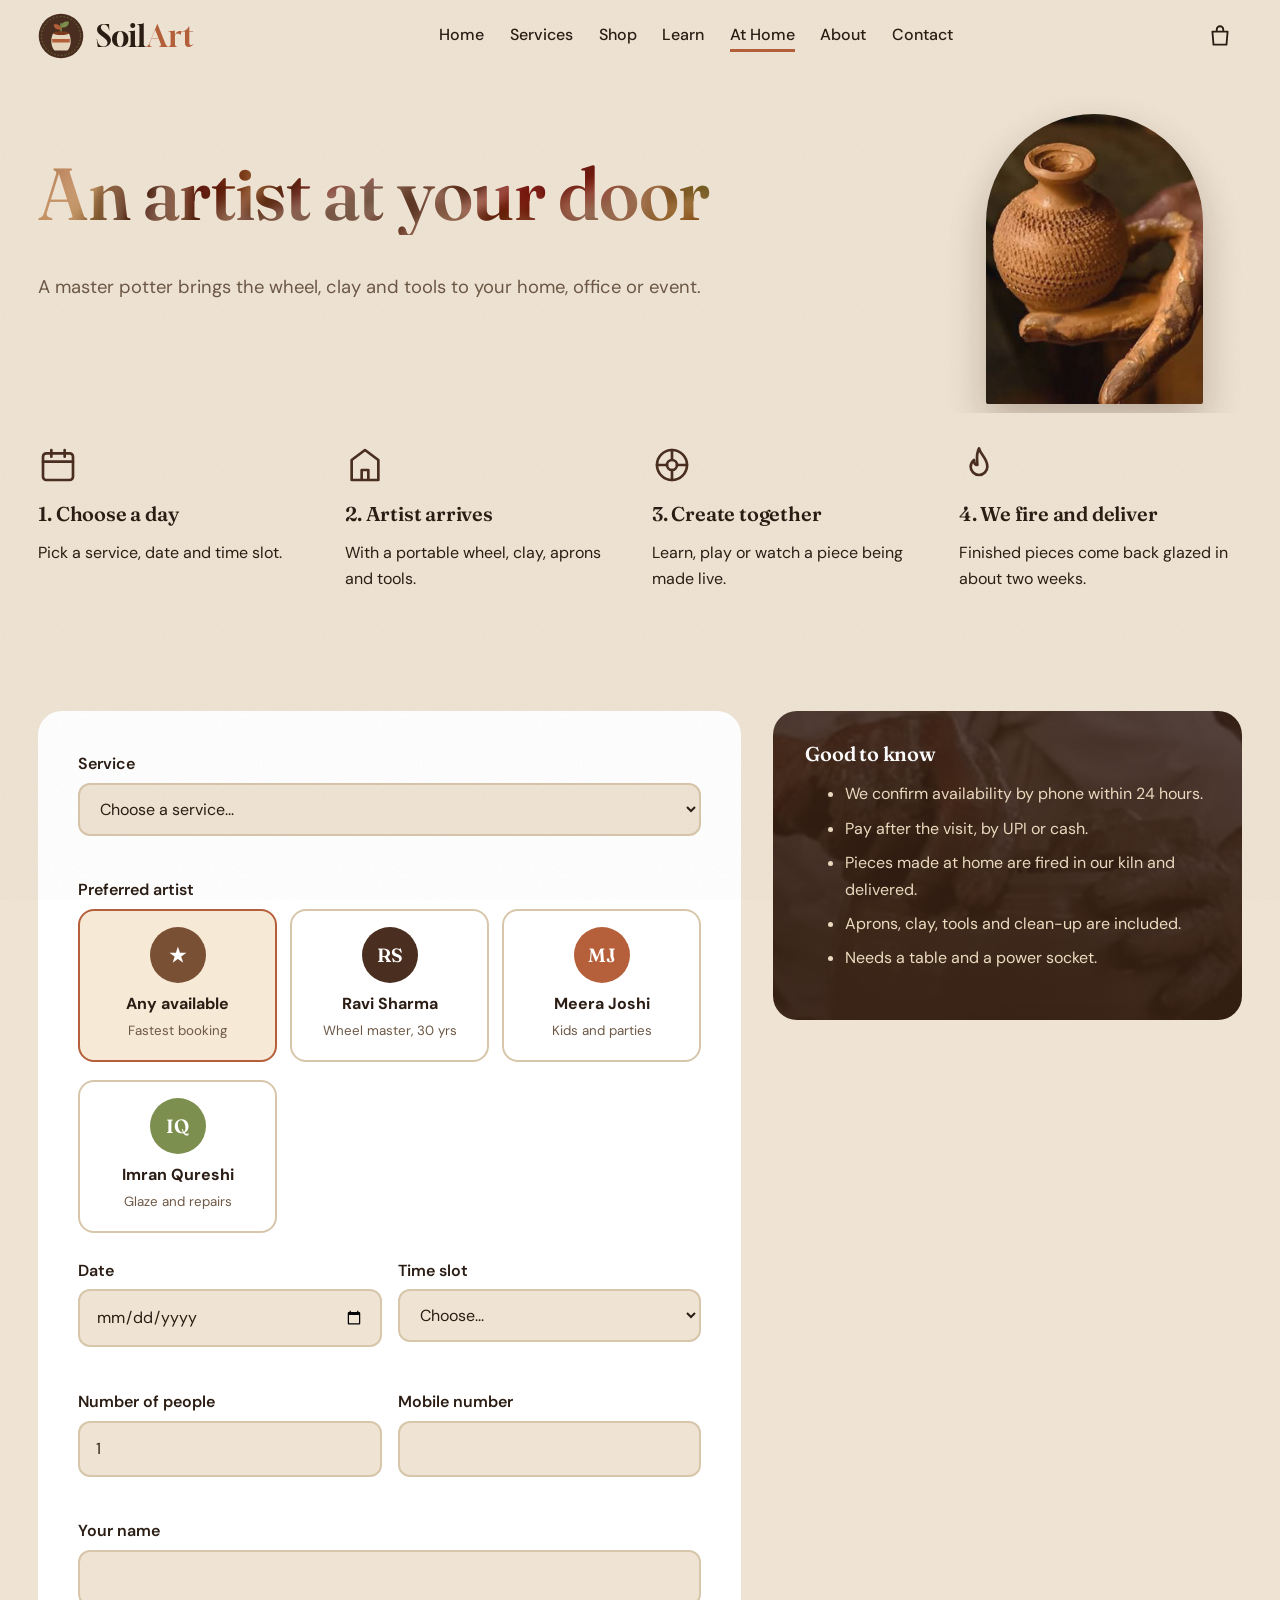
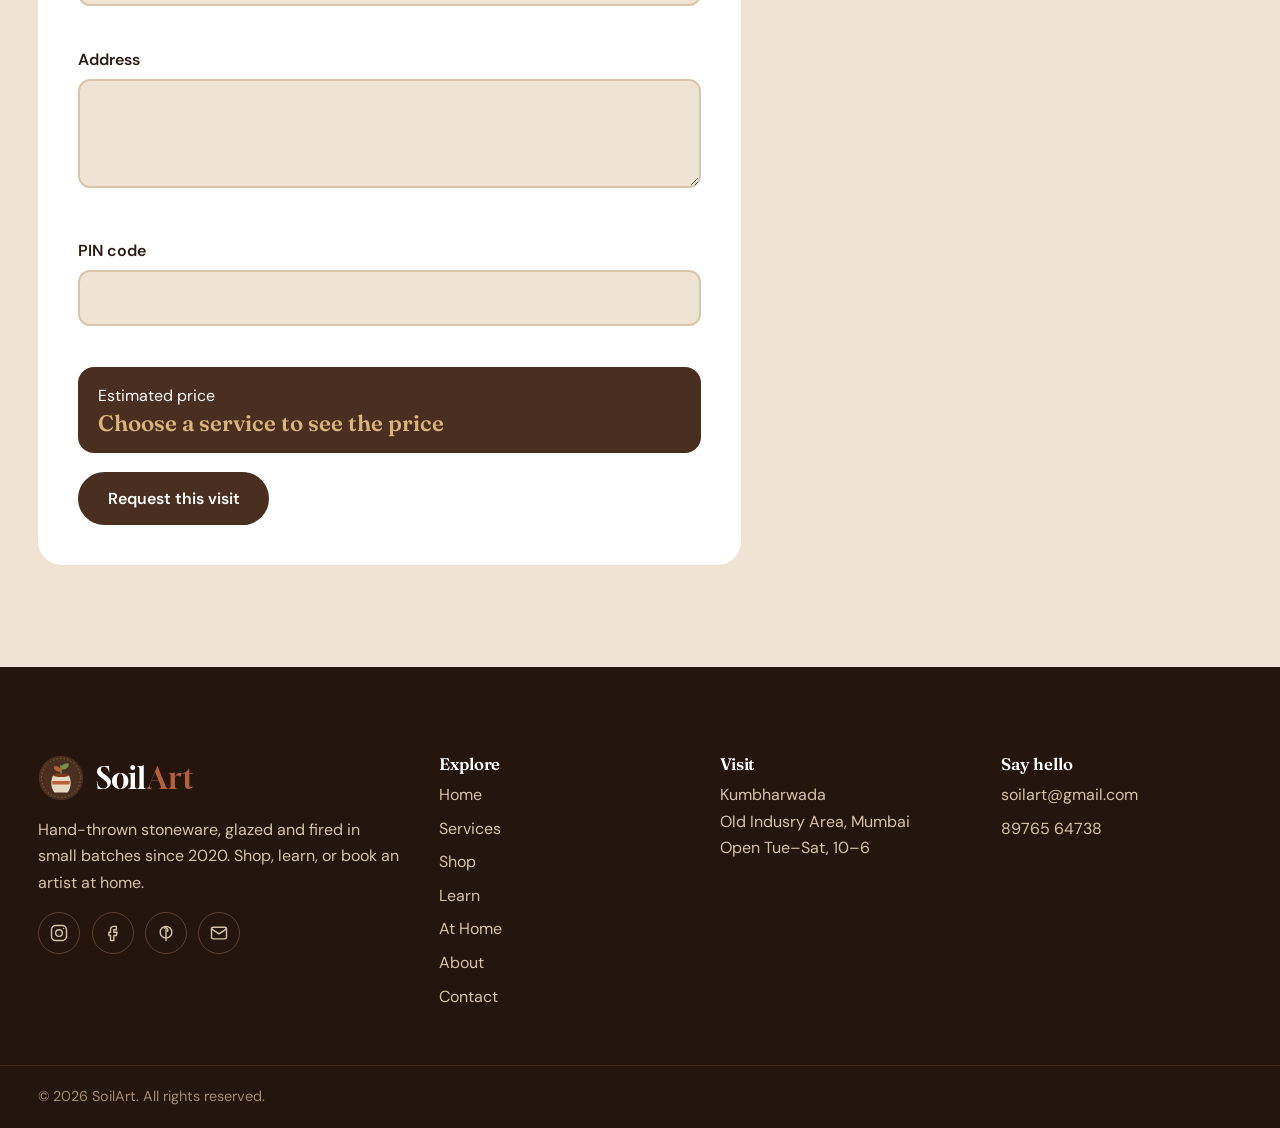
<file: at-home.html>
<!DOCTYPE html>
<html lang="en">
<head>
<meta charset="utf-8">
<meta name="viewport" content="width=device-width, initial-scale=1">
<title>Artist at home | SoilArt</title>
<meta name="description" content="Book a master potter to visit your home for a lesson, party or live demo.">
<meta name="theme-color" content="#4A2E1F">
<link rel="icon" href="img/logo.svg" type="image/svg+xml">
<link rel="preconnect" href="https://fonts.googleapis.com"><link rel="preconnect" href="https://fonts.gstatic.com" crossorigin>
<link href="https://fonts.googleapis.com/css2?family=Gloock&family=DM+Sans:wght@400;500;600&family=Fraunces:ital,opsz,wght@0,9..144,600;1,9..144,400&display=swap" rel="stylesheet">
<link rel="stylesheet" href="css/style.css">
<script>document.documentElement.classList.add('js')</script>
</head>
<body>
<a class="skip" href="#main">Skip to content</a>
<header class="site-header">
 <div class="wrap bar">
  <a class="logo" href="index.html" aria-label="SoilArt home"><img src="img/logo.svg" alt="" width="46" height="46"><span class="wordmark">Soil<b>Art</b></span></a>
  <nav class="nav" id="nav" aria-label="Main"><ul class="nav-list"><li><a href="index.html">Home</a></li><li><a href="services.html">Services</a></li><li><a href="shop.html">Shop</a></li><li><a href="learn.html">Learn</a></li><li><a href="at-home.html" aria-current="page">At Home</a></li><li><a href="about.html">About</a></li><li><a href="contact.html">Contact</a></li></ul></nav>
  <div class="tools"><button class="cart-btn" type="button" aria-label="Open cart"><svg class="" viewBox="0 0 24 24" aria-hidden="true"><path d="M5 8h14l-1 12H6zM9 8V6a3 3 0 0 1 6 0v2"/></svg><span class="badge" hidden>0</span></button>
  <button class="burger" aria-expanded="false" aria-controls="nav" aria-label="Open menu"><span></span></button></div>
 </div>
</header>
<main id="main">
<section class="page-hero"><div class="wrap"><h1 class="photo-text ph-turban" style="font-size:clamp(2.5rem,6.5vw,4.6rem)">An artist at your door</h1><p class="lead">A master potter brings the wheel, clay and tools to your home, office or event.</p></div><img src="img/pot-mini-vase.jpg" alt="A potter holding a tiny textured clay vase" width="260" height="340"></section>
<section class="section" style="padding-top:2rem"><div class="wrap"><ol class="steps">
 <li class="reveal"><svg class="ico" viewBox="0 0 24 24" aria-hidden="true"><rect x="3" y="5" width="18" height="16" rx="2"/><path d="M3 10h18M8 3v4M16 3v4"/></svg><h3>1. Choose a day</h3><p>Pick a service, date and time slot.</p></li>
 <li class="reveal"><svg class="ico" viewBox="0 0 24 24" aria-hidden="true"><path d="M4 21V9l8-6 8 6v12zM10 21v-6h4v6"/></svg><h3>2. Artist arrives</h3><p>With a portable wheel, clay, aprons and tools.</p></li>
 <li class="reveal"><svg class="ico" viewBox="0 0 24 24" aria-hidden="true"><circle cx="12" cy="12" r="9"/><circle cx="12" cy="12" r="3"/><path d="M12 3v6M12 15v6M3 12h6M15 12h6"/></svg><h3>3. Create together</h3><p>Learn, play or watch a piece being made live.</p></li>
 <li class="reveal"><svg class="ico" viewBox="0 0 24 24" aria-hidden="true"><path d="M12 2c1 4 5 6 5 11a5 5 0 0 1-10 0c0-2 1-3 2-4 0 2 1 3 2 3 0-4-1-6 1-10z"/></svg><h3>4. We fire and deliver</h3><p>Finished pieces come back glazed in about two weeks.</p></li>
</ol></div></section>
<section class="section" style="padding-top:0"><div class="wrap booking">
 <form id="booking-form" novalidate aria-label="Book an artist at home">
  <div class="field"><label for="service">Service</label><select id="service" name="service"><option value="">Choose a service...</option>
   <option data-base="1500" data-extra="600" data-incl="1">Private pottery lesson (90 min)</option>
   <option data-base="4500" data-extra="500" data-incl="6">Pottery party (2 hours, up to 6 included)</option>
   <option data-base="3000" data-extra="0" data-incl="1">Live demo: watch a piece made at home</option>
   <option data-base="1200" data-extra="0" data-incl="1">Repair visit (pick-up and assessment)</option></select><p class="err" role="alert"></p></div>
  <div class="field"><label>Preferred artist</label><div class="artists">
   <label class="artist"><input type="radio" name="artist" value="any" checked><span class="avatar" style="background:var(--umber)" aria-hidden="true">&#9733;</span><b>Any available</b><small>Fastest booking</small></label>
   <label class="artist"><input type="radio" name="artist" value="Ravi Sharma"><span class="avatar" style="background:var(--soil)" aria-hidden="true">RS</span><b>Ravi Sharma</b><small>Wheel master, 30 yrs</small></label>
   <label class="artist"><input type="radio" name="artist" value="Meera Joshi"><span class="avatar" style="background:var(--clay)" aria-hidden="true">MJ</span><b>Meera Joshi</b><small>Kids and parties</small></label>
   <label class="artist"><input type="radio" name="artist" value="Imran Qureshi"><span class="avatar" style="background:var(--moss)" aria-hidden="true">IQ</span><b>Imran Qureshi</b><small>Glaze and repairs</small></label></div></div>
  <div class="two"><div class="field"><label for="date">Date</label><input id="date" name="date" type="date"><p class="err" role="alert"></p></div>
  <div class="field"><label for="slot">Time slot</label><select id="slot" name="slot"><option value="">Choose...</option><option>Morning, 9 to 12</option><option>Afternoon, 12 to 4</option><option>Evening, 4 to 8</option></select><p class="err" role="alert"></p></div></div>
  <div class="two"><div class="field"><label for="guests">Number of people</label><input id="guests" name="guests" type="number" min="1" max="12" value="1"><p class="err" role="alert"></p></div>
  <div class="field"><label for="b-phone">Mobile number</label><input id="b-phone" name="phone" type="tel" autocomplete="tel"><p class="err" role="alert"></p></div></div>
  <div class="field"><label for="b-name">Your name</label><input id="b-name" name="name" autocomplete="name"><p class="err" role="alert"></p></div>
  <div class="field"><label for="address">Address</label><textarea id="address" name="address" rows="3" autocomplete="street-address"></textarea><p class="err" role="alert"></p></div>
  <div class="field"><label for="pin">PIN code</label><input id="pin" name="pin" inputmode="numeric" maxlength="6" autocomplete="postal-code"><p class="err" role="alert"></p></div>
  <div class="estimate">Estimated price<output id="estimate" aria-live="polite"></output></div>
  <button class="btn" type="submit">Request this visit</button>
  <div class="success" id="booked" tabindex="-1" role="status"><strong></strong><span></span></div>
 </form>
 <aside class="aside-card reveal"><h3>Good to know</h3><ul><li>We confirm availability by phone within 24 hours.</li><li>Pay after the visit, by UPI or cash.</li><li>Pieces made at home are fired in our kiln and delivered.</li><li>Aprons, clay, tools and clean-up are included.</li><li>Needs a table and a power socket.</li></ul></aside>
</div></section>
</main>
<footer class="site-footer">
 <div class="wrap foot">
  <div><a class="logo" href="index.html" style="color:#fff" aria-label="SoilArt home"><img src="img/logo.svg" alt="" width="46" height="46"><span class="wordmark">Soil<b>Art</b></span></a>
   <p style="margin-top:1rem">Hand-thrown stoneware, glazed and fired in small batches since 2020. Shop, learn, or book an artist at home.</p>
   <div class="social"><a href="#" aria-label="Instagram"><svg class="" viewBox="0 0 24 24" aria-hidden="true"><rect x="3" y="3" width="18" height="18" rx="5"/><circle cx="12" cy="12" r="4"/><path d="M17.5 6.5h.01"/></svg></a><a href="#" aria-label="Facebook"><svg class="" viewBox="0 0 24 24" aria-hidden="true"><path d="M14 8h2V4h-3a4 4 0 0 0-4 4v3H7v4h2v6h4v-6h3l1-4h-4V8z"/></svg></a><a href="#" aria-label="Pinterest"><svg class="" viewBox="0 0 24 24" aria-hidden="true"><circle cx="12" cy="11" r="7"/><path d="M12 8v13M10 6c3-1 5 1 4 4"/></svg></a><a href="#" aria-label="Email"><svg class="" viewBox="0 0 24 24" aria-hidden="true"><rect x="3" y="5" width="18" height="14" rx="2"/><path d="M3 7l9 6 9-6"/></svg></a></div></div>
  <div><h3>Explore</h3><ul><li><a href="index.html">Home</a></li><li><a href="services.html">Services</a></li><li><a href="shop.html">Shop</a></li><li><a href="learn.html">Learn</a></li><li><a href="at-home.html">At Home</a></li><li><a href="about.html">About</a></li><li><a href="contact.html">Contact</a></li></ul></div>
  <div><h3>Visit</h3><address style="font-style:normal">Kumbharwada<br>Old Indusry Area, Mumbai<br>Open Tue&ndash;Sat, 10&ndash;6</address></div>
  <div><h3>Say hello</h3><ul><li><a href="mailto:hello@soilart.example">soilart@gmail.com</a></li><li>89765 64738</li></ul></div>
 </div>
 <div class="wrap legal">&copy; <span id="year">2026</span> SoilArt. All rights reserved.</div>
</footer>
<script src="js/main.js"></script><script src="js/validate.js"></script><script src="js/cart.js"></script><script src="js/booking.js"></script>
</body>
</html>
</file>
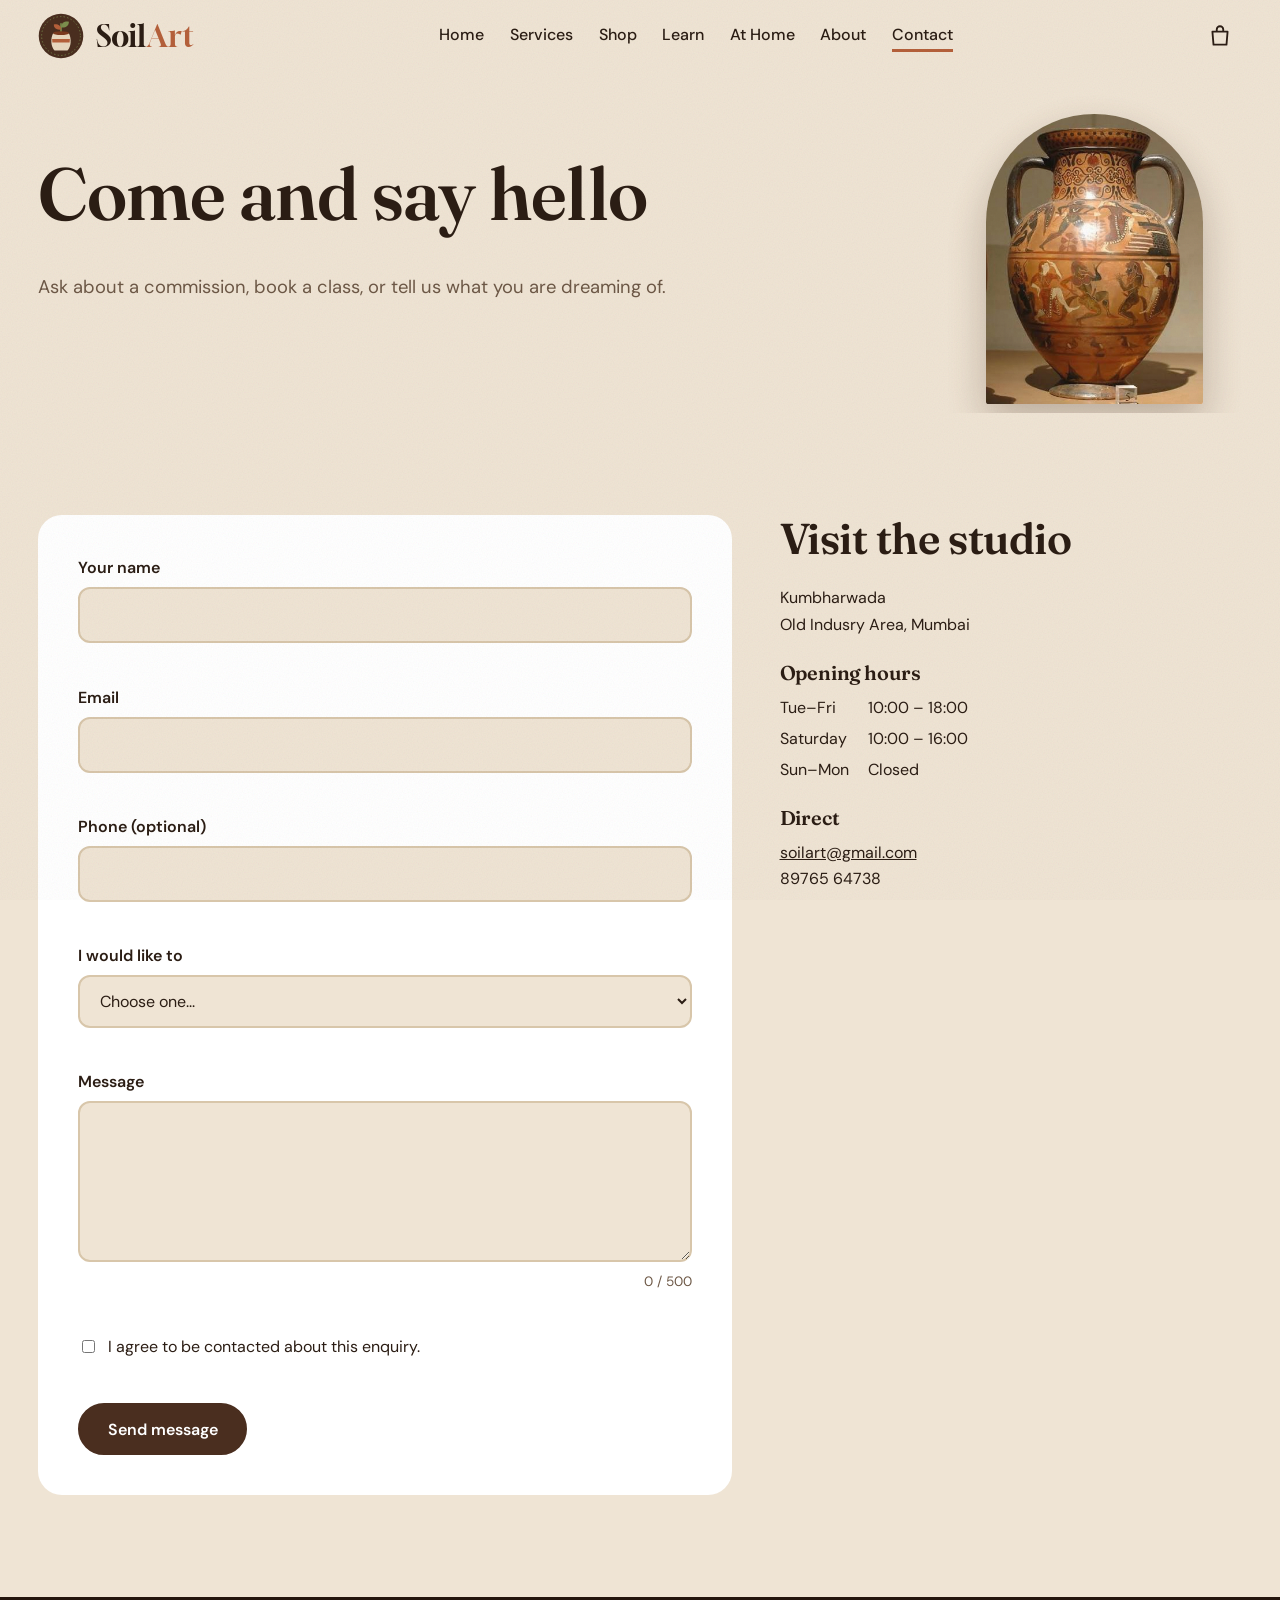
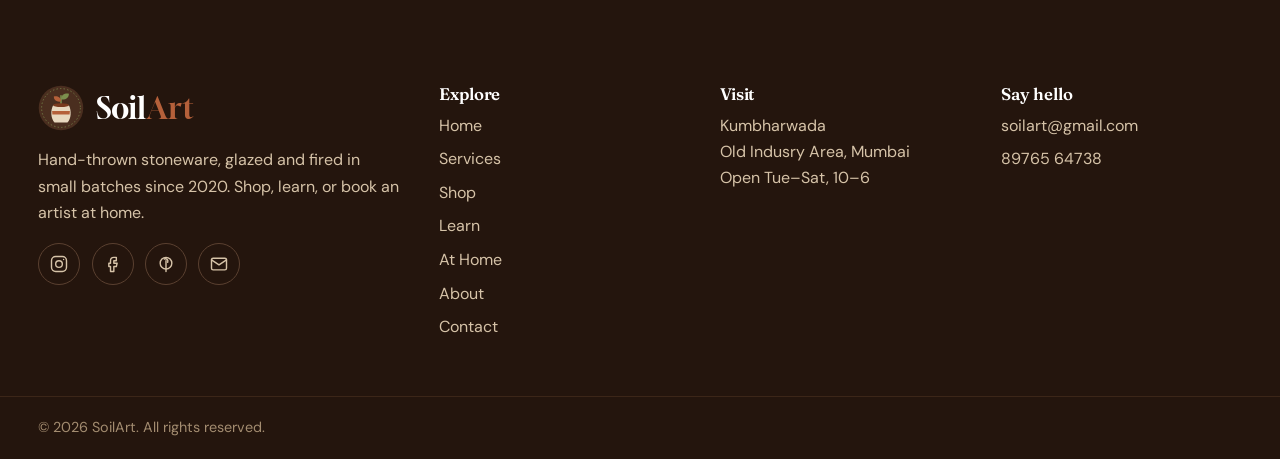
<file: contact.html>
<!DOCTYPE html>
<html lang="en">
<head>
<meta charset="utf-8">
<meta name="viewport" content="width=device-width, initial-scale=1">
<title>Contact | SoilArt</title>
<meta name="description" content="Contact SoilArt to commission a piece or book a class.">
<meta name="theme-color" content="#4A2E1F">
<link rel="icon" href="img/logo.svg" type="image/svg+xml">
<link rel="preconnect" href="https://fonts.googleapis.com"><link rel="preconnect" href="https://fonts.gstatic.com" crossorigin>
<link href="https://fonts.googleapis.com/css2?family=Gloock&family=DM+Sans:wght@400;500;600&family=Fraunces:ital,opsz,wght@0,9..144,600;1,9..144,400&display=swap" rel="stylesheet">
<link rel="stylesheet" href="css/style.css">
<script>document.documentElement.classList.add('js')</script>
</head>
<body>
<a class="skip" href="#main">Skip to content</a>
<header class="site-header">
 <div class="wrap bar">
  <a class="logo" href="index.html" aria-label="SoilArt home"><img src="img/logo.svg" alt="" width="46" height="46"><span class="wordmark">Soil<b>Art</b></span></a>
  <nav class="nav" id="nav" aria-label="Main"><ul class="nav-list"><li><a href="index.html">Home</a></li><li><a href="services.html">Services</a></li><li><a href="shop.html">Shop</a></li><li><a href="learn.html">Learn</a></li><li><a href="at-home.html">At Home</a></li><li><a href="about.html">About</a></li><li><a href="contact.html" aria-current="page">Contact</a></li></ul></nav>
  <div class="tools"><button class="cart-btn" type="button" aria-label="Open cart"><svg class="" viewBox="0 0 24 24" aria-hidden="true"><path d="M5 8h14l-1 12H6zM9 8V6a3 3 0 0 1 6 0v2"/></svg><span class="badge" hidden>0</span></button>
  <button class="burger" aria-expanded="false" aria-controls="nav" aria-label="Open menu"><span></span></button></div>
 </div>
</header>
<main id="main">
<section class="page-hero"><div class="wrap"><h1>Come and say hello</h1><p class="lead">Ask about a commission, book a class, or tell us what you are dreaming of.</p></div><img src="img/pot-amphora.jpg" alt="A painted two-handled amphora" width="260" height="340"></section>
<section class="section"><div class="wrap contact">
 <form id="contact-form" novalidate aria-label="Contact form">
  <div class="field"><label for="name">Your name</label><input id="name" name="name" autocomplete="name" required><p class="err" id="name-err" role="alert"></p></div>
  <div class="field"><label for="email">Email</label><input id="email" name="email" type="email" autocomplete="email" required><p class="err" role="alert"></p></div>
  <div class="field"><label for="phone">Phone (optional)</label><input id="phone" name="phone" type="tel" autocomplete="tel"><p class="err" role="alert"></p></div>
  <div class="field"><label for="topic">I would like to</label><select id="topic" name="topic" required><option value="">Choose one...</option><option>Commission a piece</option><option>Book a workshop</option><option>Join the studio</option><option>Ask something else</option></select><p class="err" role="alert"></p></div>
  <div class="field"><label for="message">Message</label><textarea id="message" name="message" rows="5" maxlength="500" required></textarea><div class="count" id="count">0 / 500</div><p class="err" role="alert"></p></div>
  <div class="field"><label class="check"><input type="checkbox" name="consent"> I agree to be contacted about this enquiry.</label><p class="err" role="alert"></p></div>
  <button class="btn" type="submit">Send message</button>
  <div class="success" id="success" tabindex="-1" role="status"><strong></strong> We will reply within two working days.</div>
 </form>
 <aside class="info reveal"><h2>Visit the studio</h2>
  <address>Kumbharwada<br>Old Indusry Area, Mumbai</address>
  <h3>Opening hours</h3><dl><dt>Tue–Fri</dt><dd>10:00 – 18:00</dd><dt>Saturday</dt><dd>10:00 – 16:00</dd><dt>Sun–Mon</dt><dd>Closed</dd></dl>
  <h3>Direct</h3><p><a href="mailto:hello@soilart.example">soilart@gmail.com</a><br>89765 64738</p></aside>
</div></section>
</main>
<footer class="site-footer">
 <div class="wrap foot">
  <div><a class="logo" href="index.html" style="color:#fff" aria-label="SoilArt home"><img src="img/logo.svg" alt="" width="46" height="46"><span class="wordmark">Soil<b>Art</b></span></a>
   <p style="margin-top:1rem">Hand-thrown stoneware, glazed and fired in small batches since 2020. Shop, learn, or book an artist at home.</p>
   <div class="social"><a href="#" aria-label="Instagram"><svg class="" viewBox="0 0 24 24" aria-hidden="true"><rect x="3" y="3" width="18" height="18" rx="5"/><circle cx="12" cy="12" r="4"/><path d="M17.5 6.5h.01"/></svg></a><a href="#" aria-label="Facebook"><svg class="" viewBox="0 0 24 24" aria-hidden="true"><path d="M14 8h2V4h-3a4 4 0 0 0-4 4v3H7v4h2v6h4v-6h3l1-4h-4V8z"/></svg></a><a href="#" aria-label="Pinterest"><svg class="" viewBox="0 0 24 24" aria-hidden="true"><circle cx="12" cy="11" r="7"/><path d="M12 8v13M10 6c3-1 5 1 4 4"/></svg></a><a href="#" aria-label="Email"><svg class="" viewBox="0 0 24 24" aria-hidden="true"><rect x="3" y="5" width="18" height="14" rx="2"/><path d="M3 7l9 6 9-6"/></svg></a></div></div>
  <div><h3>Explore</h3><ul><li><a href="index.html">Home</a></li><li><a href="services.html">Services</a></li><li><a href="shop.html">Shop</a></li><li><a href="learn.html">Learn</a></li><li><a href="at-home.html">At Home</a></li><li><a href="about.html">About</a></li><li><a href="contact.html">Contact</a></li></ul></div>
  <div><h3>Visit</h3><address style="font-style:normal">Kumbharwada<br>Old Indusry Area, Mumbai<br>Open Tue&ndash;Sat, 10&ndash;6</address></div>
  <div><h3>Say hello</h3><ul><li><a href="mailto:hello@soilart.example">soilart@gmail.com</a></li><li>89765 64738</li></ul></div>
 </div>
 <div class="wrap legal">&copy; <span id="year">2026</span> SoilArt. All rights reserved.</div>
</footer>
<script src="js/main.js"></script><script src="js/validate.js"></script><script src="js/cart.js"></script><script src="js/contact.js"></script>
</body>
</html>
</file>
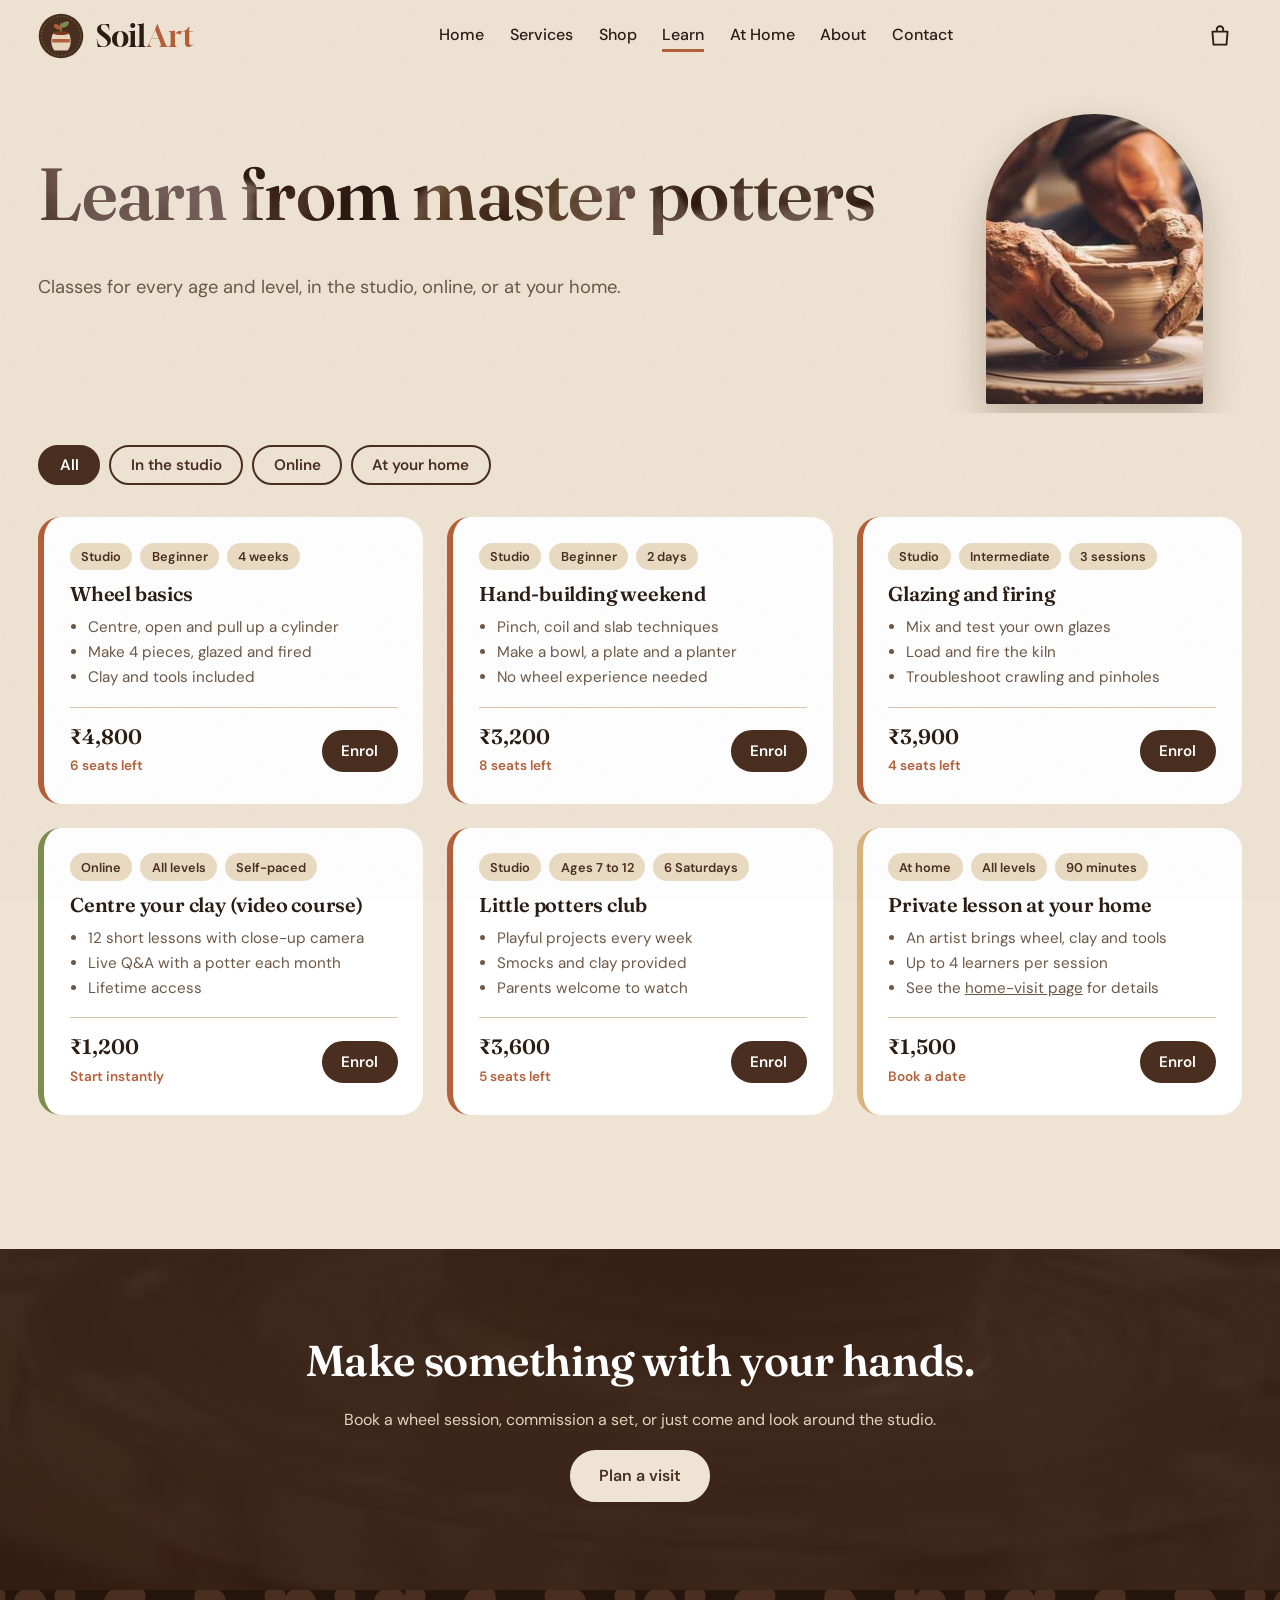
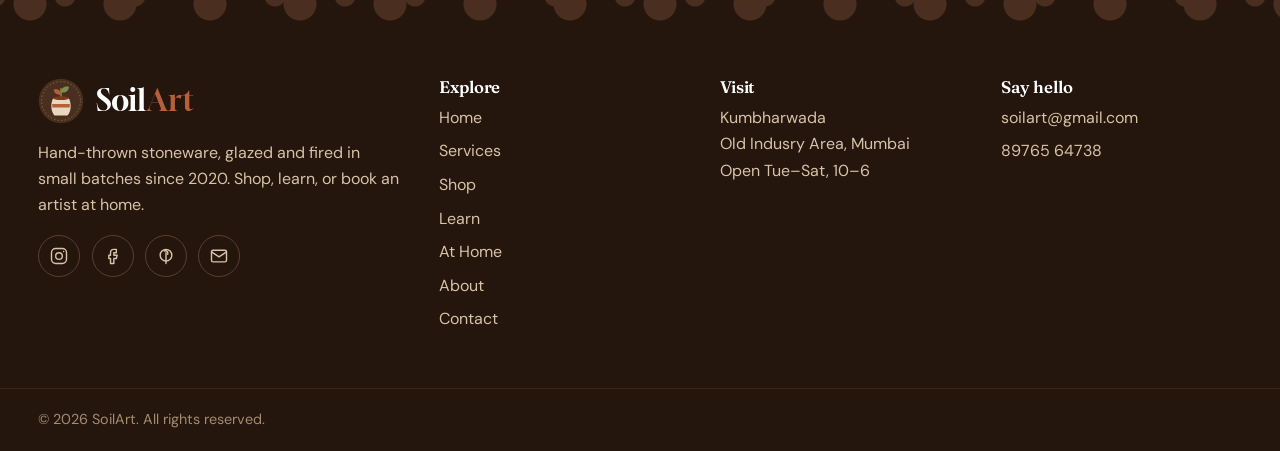
<file: learn.html>
<!DOCTYPE html>
<html lang="en">
<head>
<meta charset="utf-8">
<meta name="viewport" content="width=device-width, initial-scale=1">
<title>Learn | SoilArt</title>
<meta name="description" content="Pottery classes in the studio, online and at your home.">
<meta name="theme-color" content="#4A2E1F">
<link rel="icon" href="img/logo.svg" type="image/svg+xml">
<link rel="preconnect" href="https://fonts.googleapis.com"><link rel="preconnect" href="https://fonts.gstatic.com" crossorigin>
<link href="https://fonts.googleapis.com/css2?family=Gloock&family=DM+Sans:wght@400;500;600&family=Fraunces:ital,opsz,wght@0,9..144,600;1,9..144,400&display=swap" rel="stylesheet">
<link rel="stylesheet" href="css/style.css">
<script>document.documentElement.classList.add('js')</script>
</head>
<body>
<a class="skip" href="#main">Skip to content</a>
<header class="site-header">
 <div class="wrap bar">
  <a class="logo" href="index.html" aria-label="SoilArt home"><img src="img/logo.svg" alt="" width="46" height="46"><span class="wordmark">Soil<b>Art</b></span></a>
  <nav class="nav" id="nav" aria-label="Main"><ul class="nav-list"><li><a href="index.html">Home</a></li><li><a href="services.html">Services</a></li><li><a href="shop.html">Shop</a></li><li><a href="learn.html" aria-current="page">Learn</a></li><li><a href="at-home.html">At Home</a></li><li><a href="about.html">About</a></li><li><a href="contact.html">Contact</a></li></ul></nav>
  <div class="tools"><button class="cart-btn" type="button" aria-label="Open cart"><svg class="" viewBox="0 0 24 24" aria-hidden="true"><path d="M5 8h14l-1 12H6zM9 8V6a3 3 0 0 1 6 0v2"/></svg><span class="badge" hidden>0</span></button>
  <button class="burger" aria-expanded="false" aria-controls="nav" aria-label="Open menu"><span></span></button></div>
 </div>
</header>
<main id="main">
<section class="page-hero"><div class="wrap"><h1 class="photo-text ph-hands" style="font-size:clamp(2.5rem,6.5vw,4.6rem)">Learn from master potters</h1><p class="lead">Classes for every age and level, in the studio, online, or at your home.</p></div><img src="img/pot-wheel-hands.jpg" alt="Muddy hands shaping a bowl on a potter's wheel" width="260" height="340"></section>
<section class="section" style="padding-top:2rem"><div class="wrap">
 <div class="chips" role="group" aria-label="Filter courses"><button class="chip" data-filter="all" aria-pressed="true">All</button><button class="chip" data-filter="Studio" aria-pressed="false">In the studio</button><button class="chip" data-filter="Online" aria-pressed="false">Online</button><button class="chip" data-filter="At home" aria-pressed="false">At your home</button></div>
 <div class="courses">
<article class="course reveal" data-mode="Studio" data-title="Wheel basics"><div class="tags"><span class="tag">Studio</span><span class="tag">Beginner</span><span class="tag">4 weeks</span></div><h3>Wheel basics</h3><ul><li>Centre, open and pull up a cylinder</li><li>Make 4 pieces, glazed and fired</li><li>Clay and tools included</li></ul><div class="buy"><div><strong>&#8377;4,800</strong><br><span class="seats">6 seats left</span></div><button class="btn small" type="button" data-enroll>Enrol</button></div></article>
<article class="course reveal" data-mode="Studio" data-title="Hand-building weekend"><div class="tags"><span class="tag">Studio</span><span class="tag">Beginner</span><span class="tag">2 days</span></div><h3>Hand-building weekend</h3><ul><li>Pinch, coil and slab techniques</li><li>Make a bowl, a plate and a planter</li><li>No wheel experience needed</li></ul><div class="buy"><div><strong>&#8377;3,200</strong><br><span class="seats">8 seats left</span></div><button class="btn small" type="button" data-enroll>Enrol</button></div></article>
<article class="course reveal" data-mode="Studio" data-title="Glazing and firing"><div class="tags"><span class="tag">Studio</span><span class="tag">Intermediate</span><span class="tag">3 sessions</span></div><h3>Glazing and firing</h3><ul><li>Mix and test your own glazes</li><li>Load and fire the kiln</li><li>Troubleshoot crawling and pinholes</li></ul><div class="buy"><div><strong>&#8377;3,900</strong><br><span class="seats">4 seats left</span></div><button class="btn small" type="button" data-enroll>Enrol</button></div></article>
<article class="course reveal" data-mode="Online" data-title="Centre your clay (video course)"><div class="tags"><span class="tag">Online</span><span class="tag">All levels</span><span class="tag">Self-paced</span></div><h3>Centre your clay (video course)</h3><ul><li>12 short lessons with close-up camera</li><li>Live Q&amp;A with a potter each month</li><li>Lifetime access</li></ul><div class="buy"><div><strong>&#8377;1,200</strong><br><span class="seats">Start instantly</span></div><button class="btn small" type="button" data-enroll>Enrol</button></div></article>
<article class="course reveal" data-mode="Studio" data-title="Little potters club"><div class="tags"><span class="tag">Studio</span><span class="tag">Ages 7 to 12</span><span class="tag">6 Saturdays</span></div><h3>Little potters club</h3><ul><li>Playful projects every week</li><li>Smocks and clay provided</li><li>Parents welcome to watch</li></ul><div class="buy"><div><strong>&#8377;3,600</strong><br><span class="seats">5 seats left</span></div><button class="btn small" type="button" data-enroll>Enrol</button></div></article>
<article class="course reveal" data-mode="At home" data-title="Private lesson at your home"><div class="tags"><span class="tag">At home</span><span class="tag">All levels</span><span class="tag">90 minutes</span></div><h3>Private lesson at your home</h3><ul><li>An artist brings wheel, clay and tools</li><li>Up to 4 learners per session</li><li>See the <a href="at-home.html">home-visit page</a> for details</li></ul><div class="buy"><div><strong>&#8377;1,500</strong><br><span class="seats">Book a date</span></div><button class="btn small" type="button" data-enroll>Enrol</button></div></article>
 </div></div></section>
<dialog id="enroll" aria-labelledby="enroll-title"><button class="dlg-x" data-close aria-label="Close">&times;</button><h2>Enrol in <span id="enroll-title"></span></h2>
 <form id="enroll-form" novalidate><input type="hidden" name="course">
  <div class="field"><label for="e-name">Your name</label><input id="e-name" name="name" autocomplete="name"><p class="err" role="alert"></p></div>
  <div class="field"><label for="e-phone">Mobile number</label><input id="e-phone" name="phone" type="tel" autocomplete="tel"><p class="err" role="alert"></p></div>
  <div class="field"><label for="e-batch">Start date</label><select id="e-batch" name="batch"><option value="">Choose a batch...</option><option>First Saturday, 10:00</option><option>Second Tuesday, 18:00</option><option>Next weekend, 11:00</option></select><p class="err" role="alert"></p></div>
  <button class="btn" type="submit">Hold my seat</button></form>
 <div class="success show" id="enroll-done" hidden tabindex="-1"><strong></strong><span></span></div></dialog>
<section class="band"><div class="wrap reveal"><h2>Make something with your hands.</h2><p>Book a wheel session, commission a set, or just come and look around the studio.</p><a class="btn light" href="contact.html">Plan a visit</a></div></section>
</main>
<footer class="site-footer">
 <div class="wrap foot">
  <div><a class="logo" href="index.html" style="color:#fff" aria-label="SoilArt home"><img src="img/logo.svg" alt="" width="46" height="46"><span class="wordmark">Soil<b>Art</b></span></a>
   <p style="margin-top:1rem">Hand-thrown stoneware, glazed and fired in small batches since 2020. Shop, learn, or book an artist at home.</p>
   <div class="social"><a href="#" aria-label="Instagram"><svg class="" viewBox="0 0 24 24" aria-hidden="true"><rect x="3" y="3" width="18" height="18" rx="5"/><circle cx="12" cy="12" r="4"/><path d="M17.5 6.5h.01"/></svg></a><a href="#" aria-label="Facebook"><svg class="" viewBox="0 0 24 24" aria-hidden="true"><path d="M14 8h2V4h-3a4 4 0 0 0-4 4v3H7v4h2v6h4v-6h3l1-4h-4V8z"/></svg></a><a href="#" aria-label="Pinterest"><svg class="" viewBox="0 0 24 24" aria-hidden="true"><circle cx="12" cy="11" r="7"/><path d="M12 8v13M10 6c3-1 5 1 4 4"/></svg></a><a href="#" aria-label="Email"><svg class="" viewBox="0 0 24 24" aria-hidden="true"><rect x="3" y="5" width="18" height="14" rx="2"/><path d="M3 7l9 6 9-6"/></svg></a></div></div>
  <div><h3>Explore</h3><ul><li><a href="index.html">Home</a></li><li><a href="services.html">Services</a></li><li><a href="shop.html">Shop</a></li><li><a href="learn.html">Learn</a></li><li><a href="at-home.html">At Home</a></li><li><a href="about.html">About</a></li><li><a href="contact.html">Contact</a></li></ul></div>
  <div><h3>Visit</h3><address style="font-style:normal">Kumbharwada<br>Old Indusry Area, Mumbai<br>Open Tue&ndash;Sat, 10&ndash;6</address></div>
  <div><h3>Say hello</h3><ul><li><a href="mailto:hello@soilart.example">soilart@gmail.com</a></li><li>89765 64738</li></ul></div>
 </div>
 <div class="wrap legal">&copy; <span id="year">2026</span> SoilArt. All rights reserved.</div>
</footer>
<script src="js/main.js"></script><script src="js/validate.js"></script><script src="js/cart.js"></script><script src="js/learn.js"></script>
</body>
</html>
</file>
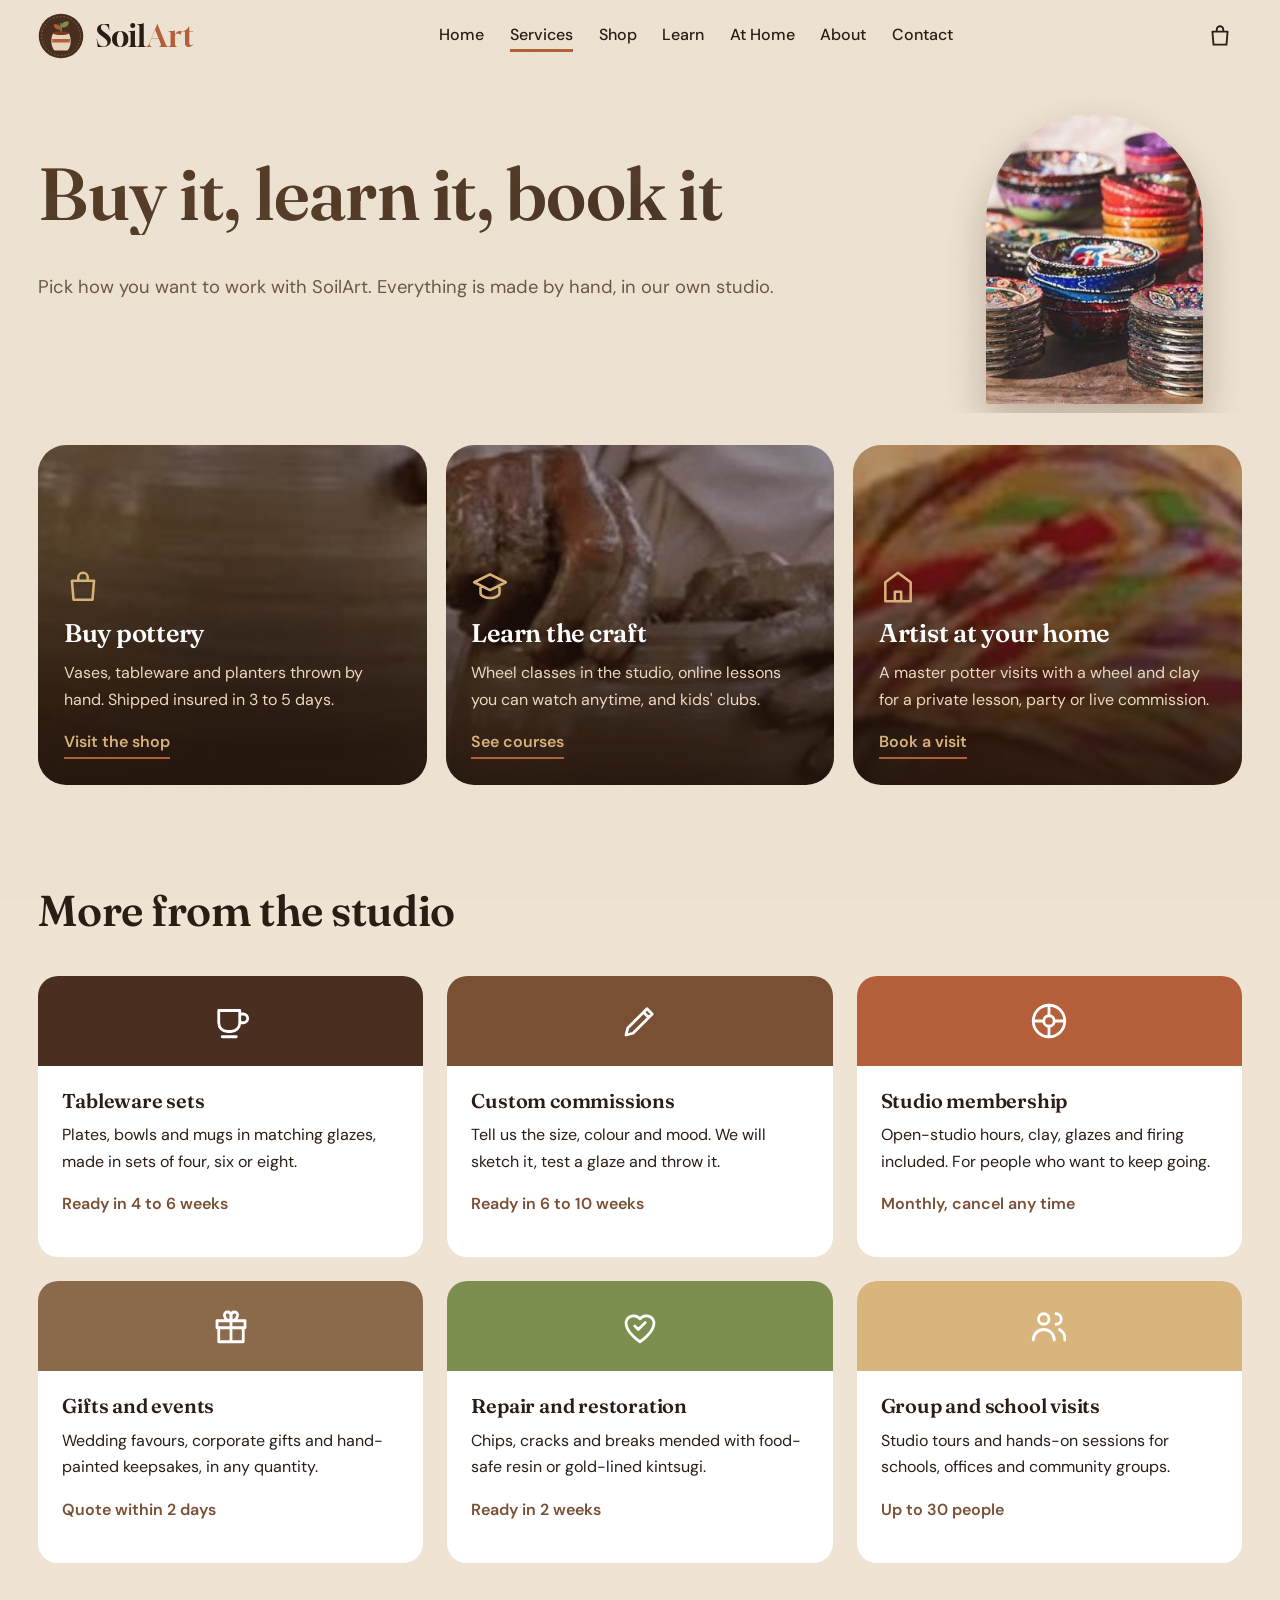
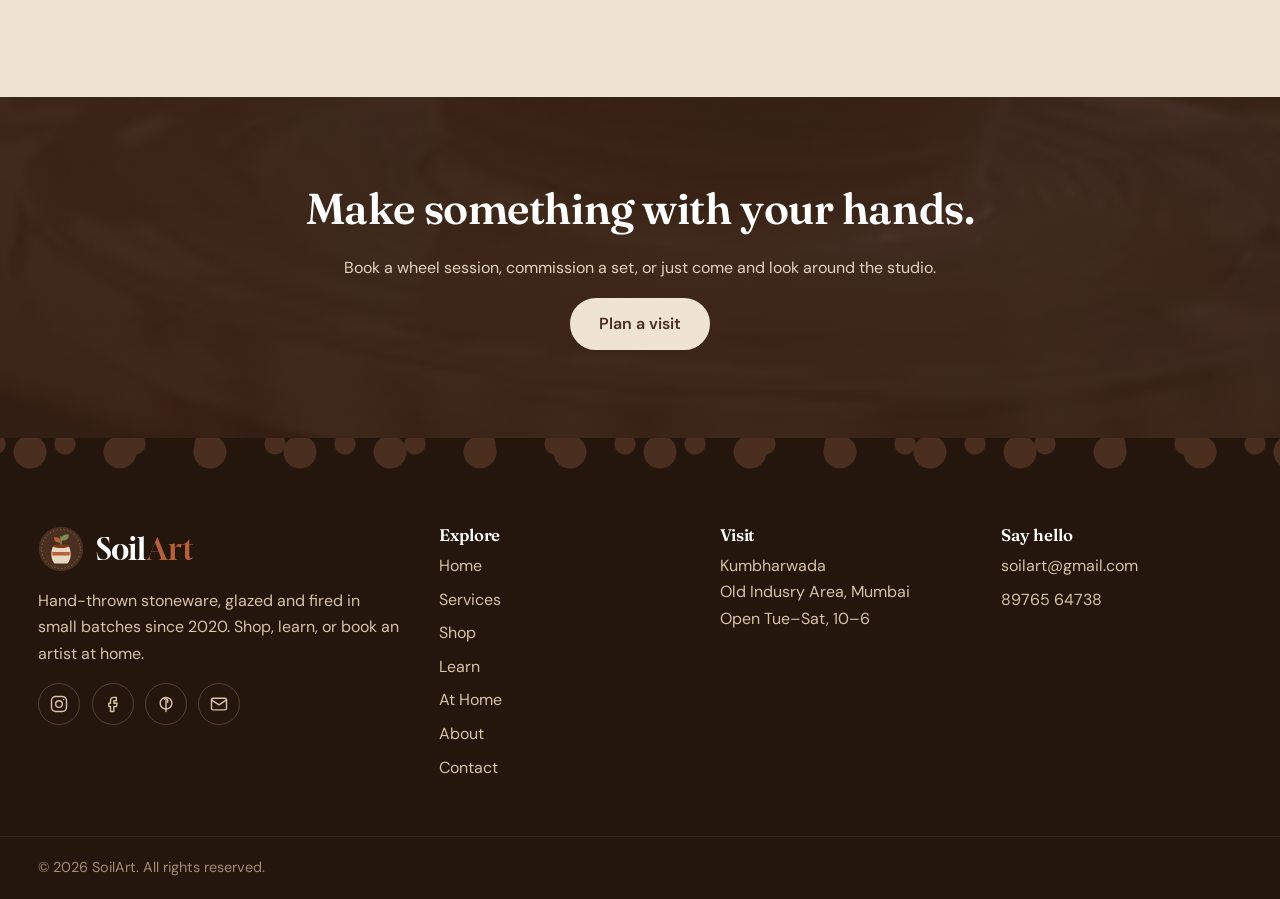
<file: services.html>
<!DOCTYPE html>
<html lang="en">
<head>
<meta charset="utf-8">
<meta name="viewport" content="width=device-width, initial-scale=1">
<title>Services | SoilArt</title>
<meta name="description" content="Buy pottery, learn the craft or book an artist at your home with SoilArt.">
<meta name="theme-color" content="#4A2E1F">
<link rel="icon" href="img/logo.svg" type="image/svg+xml">
<link rel="preconnect" href="https://fonts.googleapis.com"><link rel="preconnect" href="https://fonts.gstatic.com" crossorigin>
<link href="https://fonts.googleapis.com/css2?family=Gloock&family=DM+Sans:wght@400;500;600&family=Fraunces:ital,opsz,wght@0,9..144,600;1,9..144,400&display=swap" rel="stylesheet">
<link rel="stylesheet" href="css/style.css">
<script>document.documentElement.classList.add('js')</script>
</head>
<body>
<a class="skip" href="#main">Skip to content</a>
<header class="site-header">
 <div class="wrap bar">
  <a class="logo" href="index.html" aria-label="SoilArt home"><img src="img/logo.svg" alt="" width="46" height="46"><span class="wordmark">Soil<b>Art</b></span></a>
  <nav class="nav" id="nav" aria-label="Main"><ul class="nav-list"><li><a href="index.html">Home</a></li><li><a href="services.html" aria-current="page">Services</a></li><li><a href="shop.html">Shop</a></li><li><a href="learn.html">Learn</a></li><li><a href="at-home.html">At Home</a></li><li><a href="about.html">About</a></li><li><a href="contact.html">Contact</a></li></ul></nav>
  <div class="tools"><button class="cart-btn" type="button" aria-label="Open cart"><svg class="" viewBox="0 0 24 24" aria-hidden="true"><path d="M5 8h14l-1 12H6zM9 8V6a3 3 0 0 1 6 0v2"/></svg><span class="badge" hidden>0</span></button>
  <button class="burger" aria-expanded="false" aria-controls="nav" aria-label="Open menu"><span></span></button></div>
 </div>
</header>
<main id="main">
<section class="page-hero"><div class="wrap"><h1 class="photo-text ph-clay" style="font-size:clamp(2.5rem,6.5vw,4.6rem)">Buy it, learn it, book it</h1><p class="lead">Pick how you want to work with SoilArt. Everything is made by hand, in our own studio.</p></div><img src="img/pot-bowls.jpg" alt="Stacks of hand-painted ceramic bowls and plates" width="260" height="340"></section>
<section class="section" style="padding-top:2rem"><div class="wrap"><div class="paths"><a class="path reveal" href="shop.html" style="--img:url(../img/tex-clay.jpg)"><svg class="ico" viewBox="0 0 24 24" aria-hidden="true"><path d="M5 8h14l-1 12H6zM9 8V6a3 3 0 0 1 6 0v2"/></svg><h3>Buy pottery</h3><p>Vases, tableware and planters thrown by hand. Shipped insured in 3 to 5 days.</p><span>Visit the shop</span></a><a class="path reveal" href="learn.html" style="--img:url(../img/tex-hands.jpg)"><svg class="ico" viewBox="0 0 24 24" aria-hidden="true"><path d="M2 9l10-5 10 5-10 5zM6 11v5c0 1.5 3 3 6 3s6-1.5 6-3v-5"/></svg><h3>Learn the craft</h3><p>Wheel classes in the studio, online lessons you can watch anytime, and kids' clubs.</p><span>See courses</span></a><a class="path reveal" href="at-home.html" style="--img:url(../img/tex-turban.jpg)"><svg class="ico" viewBox="0 0 24 24" aria-hidden="true"><path d="M4 21V9l8-6 8 6v12zM10 21v-6h4v6"/></svg><h3>Artist at your home</h3><p>A master potter visits with a wheel and clay for a private lesson, party or live commission.</p><span>Book a visit</span></a></div></div></section>
<section class="section" style="padding-top:0"><div class="wrap"><div class="head reveal"><h2>More from the studio</h2></div><div class="services">
<article class="card reveal"><div class="glaze" style="--c:var(--soil)"><svg class="ico" viewBox="0 0 24 24" aria-hidden="true"><path d="M5 6h12v7a5 5 0 0 1-5 5h-2a5 5 0 0 1-5-5zM17 8h2a2 2 0 0 1 0 5h-2M7 21h8"/></svg></div><div class="body" style="display:flex;flex-direction:column;height:calc(100% - 90px)"><h3>Tableware sets</h3><p>Plates, bowls and mugs in matching glazes, made in sets of four, six or eight.</p><p class="meta">Ready in 4 to 6 weeks</p></div></article>
<article class="card reveal"><div class="glaze" style="--c:var(--umber)"><svg class="ico" viewBox="0 0 24 24" aria-hidden="true"><path d="M4 20l1-4L16 5l3 3L8 19zM14 7l3 3"/></svg></div><div class="body" style="display:flex;flex-direction:column;height:calc(100% - 90px)"><h3>Custom commissions</h3><p>Tell us the size, colour and mood. We will sketch it, test a glaze and throw it.</p><p class="meta">Ready in 6 to 10 weeks</p></div></article>
<article class="card reveal"><div class="glaze" style="--c:var(--clay)"><svg class="ico" viewBox="0 0 24 24" aria-hidden="true"><circle cx="12" cy="12" r="9"/><circle cx="12" cy="12" r="3"/><path d="M12 3v6M12 15v6M3 12h6M15 12h6"/></svg></div><div class="body" style="display:flex;flex-direction:column;height:calc(100% - 90px)"><h3>Studio membership</h3><p>Open-studio hours, clay, glazes and firing included. For people who want to keep going.</p><p class="meta">Monthly, cancel any time</p></div></article>
<article class="card reveal"><div class="glaze" style="--c:#8a6a4a"><svg class="ico" viewBox="0 0 24 24" aria-hidden="true"><path d="M4 9h16v4H4zM5 13h14v8H5zM12 9v12M12 9c-4 0-5-5-2-5s2 5 2 5zm0 0c4 0 5-5 2-5s-2 5-2 5z"/></svg></div><div class="body" style="display:flex;flex-direction:column;height:calc(100% - 90px)"><h3>Gifts and events</h3><p>Wedding favours, corporate gifts and hand-painted keepsakes, in any quantity.</p><p class="meta">Quote within 2 days</p></div></article>
<article class="card reveal"><div class="glaze" style="--c:var(--moss)"><svg class="ico" viewBox="0 0 24 24" aria-hidden="true"><path d="M12 21s-8-5-8-11a4.5 4.5 0 0 1 8-2 4.5 4.5 0 0 1 8 2c0 6-8 11-8 11zM9 12l2 2 4-4"/></svg></div><div class="body" style="display:flex;flex-direction:column;height:calc(100% - 90px)"><h3>Repair and restoration</h3><p>Chips, cracks and breaks mended with food-safe resin or gold-lined kintsugi.</p><p class="meta">Ready in 2 weeks</p></div></article>
<article class="card reveal"><div class="glaze" style="--c:var(--sand)"><svg class="ico" viewBox="0 0 24 24" aria-hidden="true"><circle cx="9" cy="8" r="3"/><path d="M3 20a6 6 0 0 1 12 0M16 5a3 3 0 0 1 0 6M18 14a6 6 0 0 1 3 6"/></svg></div><div class="body" style="display:flex;flex-direction:column;height:calc(100% - 90px)"><h3>Group and school visits</h3><p>Studio tours and hands-on sessions for schools, offices and community groups.</p><p class="meta">Up to 30 people</p></div></article>
</div></div></section>
<section class="band"><div class="wrap reveal"><h2>Make something with your hands.</h2><p>Book a wheel session, commission a set, or just come and look around the studio.</p><a class="btn light" href="contact.html">Plan a visit</a></div></section>
</main>
<footer class="site-footer">
 <div class="wrap foot">
  <div><a class="logo" href="index.html" style="color:#fff" aria-label="SoilArt home"><img src="img/logo.svg" alt="" width="46" height="46"><span class="wordmark">Soil<b>Art</b></span></a>
   <p style="margin-top:1rem">Hand-thrown stoneware, glazed and fired in small batches since 2020. Shop, learn, or book an artist at home.</p>
   <div class="social"><a href="#" aria-label="Instagram"><svg class="" viewBox="0 0 24 24" aria-hidden="true"><rect x="3" y="3" width="18" height="18" rx="5"/><circle cx="12" cy="12" r="4"/><path d="M17.5 6.5h.01"/></svg></a><a href="#" aria-label="Facebook"><svg class="" viewBox="0 0 24 24" aria-hidden="true"><path d="M14 8h2V4h-3a4 4 0 0 0-4 4v3H7v4h2v6h4v-6h3l1-4h-4V8z"/></svg></a><a href="#" aria-label="Pinterest"><svg class="" viewBox="0 0 24 24" aria-hidden="true"><circle cx="12" cy="11" r="7"/><path d="M12 8v13M10 6c3-1 5 1 4 4"/></svg></a><a href="#" aria-label="Email"><svg class="" viewBox="0 0 24 24" aria-hidden="true"><rect x="3" y="5" width="18" height="14" rx="2"/><path d="M3 7l9 6 9-6"/></svg></a></div></div>
  <div><h3>Explore</h3><ul><li><a href="index.html">Home</a></li><li><a href="services.html">Services</a></li><li><a href="shop.html">Shop</a></li><li><a href="learn.html">Learn</a></li><li><a href="at-home.html">At Home</a></li><li><a href="about.html">About</a></li><li><a href="contact.html">Contact</a></li></ul></div>
  <div><h3>Visit</h3><address style="font-style:normal">Kumbharwada<br>Old Indusry Area, Mumbai<br>Open Tue&ndash;Sat, 10&ndash;6</address></div>
  <div><h3>Say hello</h3><ul><li><a href="mailto:hello@soilart.example">soilart@gmail.com</a></li><li>89765 64738</li></ul></div>
 </div>
 <div class="wrap legal">&copy; <span id="year">2026</span> SoilArt. All rights reserved.</div>
</footer>
<script src="js/main.js"></script><script src="js/validate.js"></script><script src="js/cart.js"></script>
</body>
</html>
</file>
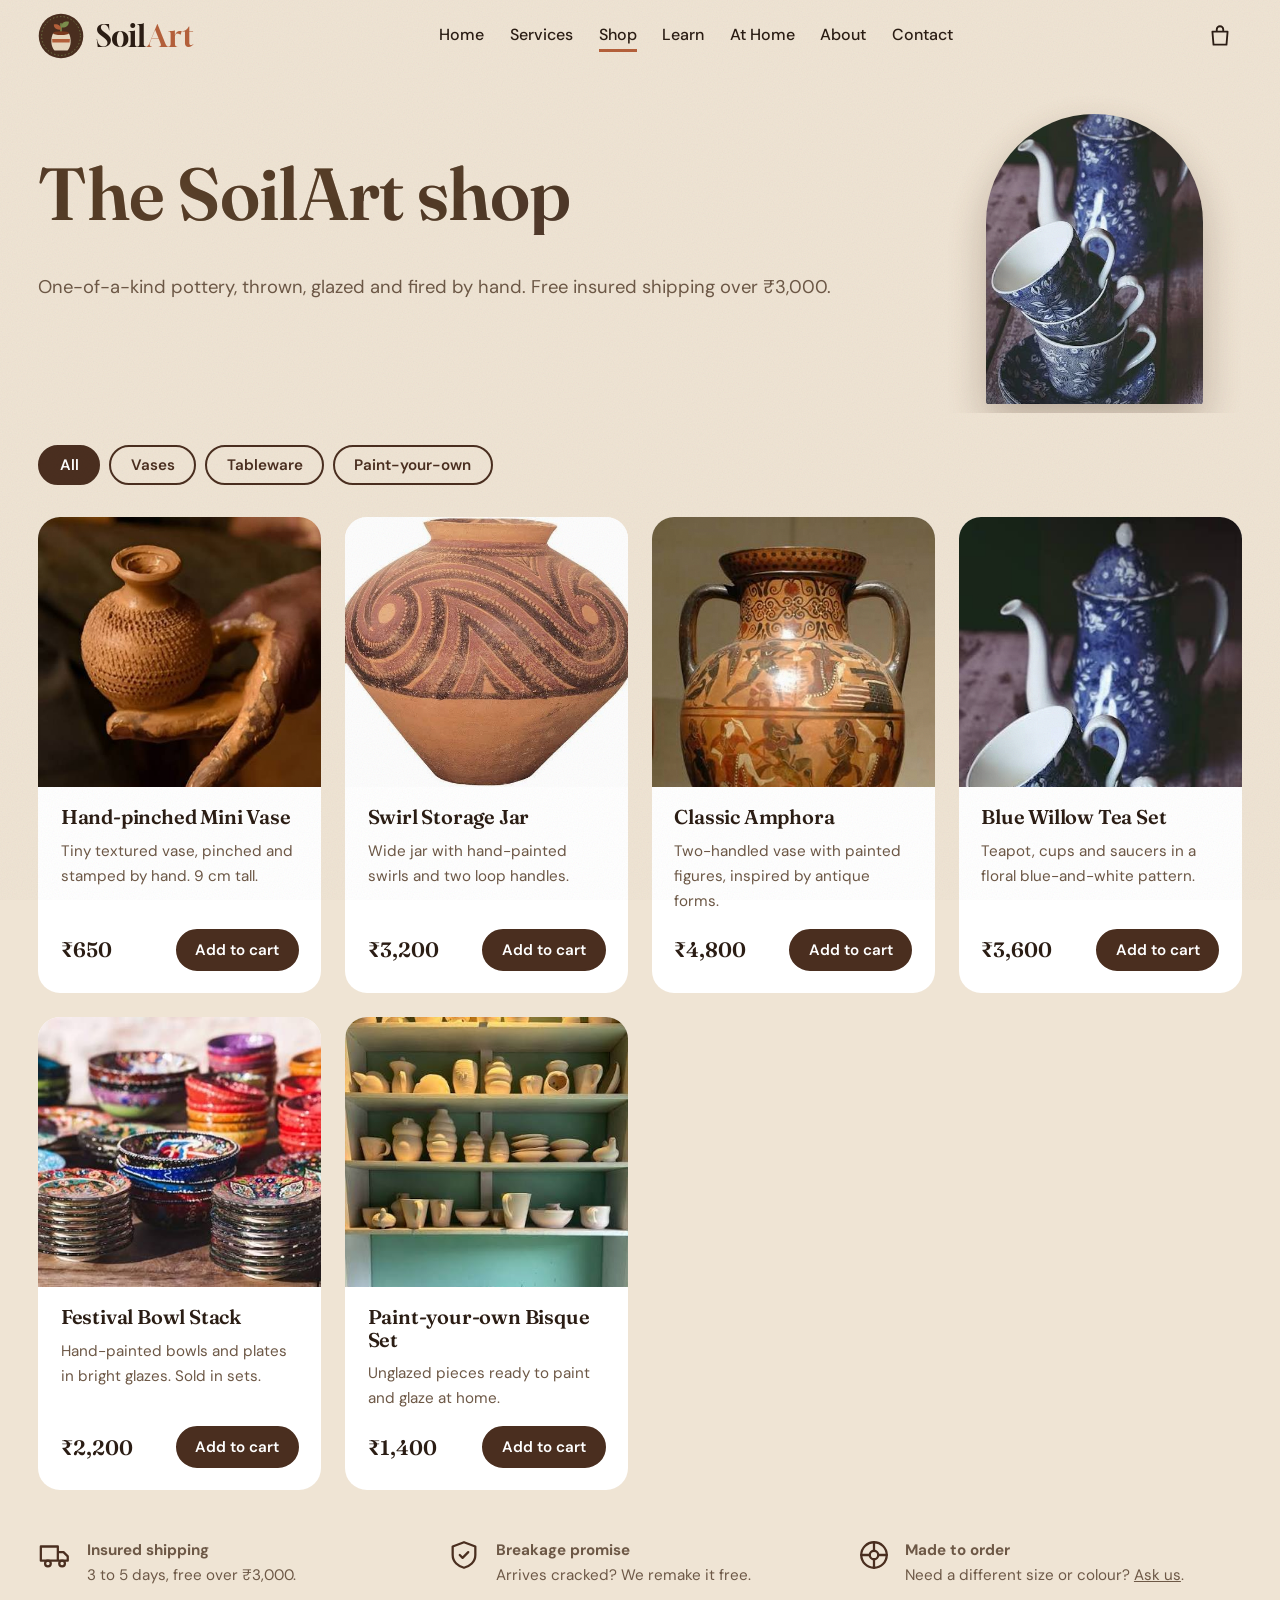
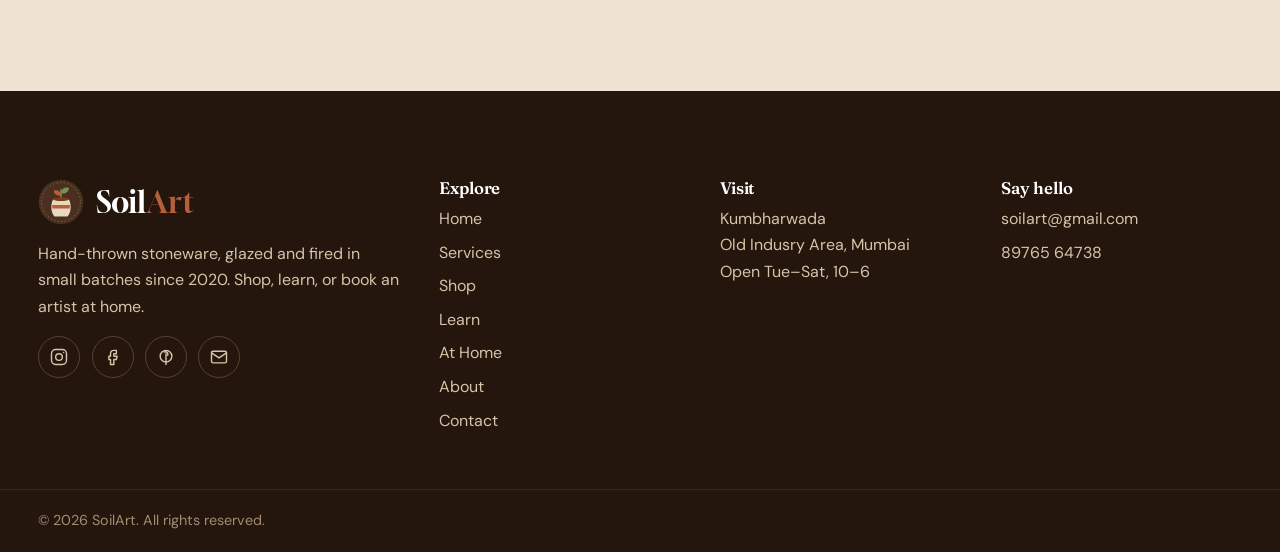
<file: shop.html>
<!DOCTYPE html>
<html lang="en">
<head>
<meta charset="utf-8">
<meta name="viewport" content="width=device-width, initial-scale=1">
<title>Shop | SoilArt</title>
<meta name="description" content="Shop handmade vases, tableware and planters from SoilArt.">
<meta name="theme-color" content="#4A2E1F">
<link rel="icon" href="img/logo.svg" type="image/svg+xml">
<link rel="preconnect" href="https://fonts.googleapis.com"><link rel="preconnect" href="https://fonts.gstatic.com" crossorigin>
<link href="https://fonts.googleapis.com/css2?family=Gloock&family=DM+Sans:wght@400;500;600&family=Fraunces:ital,opsz,wght@0,9..144,600;1,9..144,400&display=swap" rel="stylesheet">
<link rel="stylesheet" href="css/style.css">
<script>document.documentElement.classList.add('js')</script>
</head>
<body>
<a class="skip" href="#main">Skip to content</a>
<header class="site-header">
 <div class="wrap bar">
  <a class="logo" href="index.html" aria-label="SoilArt home"><img src="img/logo.svg" alt="" width="46" height="46"><span class="wordmark">Soil<b>Art</b></span></a>
  <nav class="nav" id="nav" aria-label="Main"><ul class="nav-list"><li><a href="index.html">Home</a></li><li><a href="services.html">Services</a></li><li><a href="shop.html" aria-current="page">Shop</a></li><li><a href="learn.html">Learn</a></li><li><a href="at-home.html">At Home</a></li><li><a href="about.html">About</a></li><li><a href="contact.html">Contact</a></li></ul></nav>
  <div class="tools"><button class="cart-btn" type="button" aria-label="Open cart"><svg class="" viewBox="0 0 24 24" aria-hidden="true"><path d="M5 8h14l-1 12H6zM9 8V6a3 3 0 0 1 6 0v2"/></svg><span class="badge" hidden>0</span></button>
  <button class="burger" aria-expanded="false" aria-controls="nav" aria-label="Open menu"><span></span></button></div>
 </div>
</header>
<main id="main">
<section class="page-hero"><div class="wrap"><h1 class="photo-text ph-clay" style="font-size:clamp(2.5rem,6.5vw,4.6rem)">The SoilArt shop</h1><p class="lead">One-of-a-kind pottery, thrown, glazed and fired by hand. Free insured shipping over &#8377;3,000.</p></div><img src="img/pot-tea-set.jpg" alt="Blue and white teapot, cups and saucers" width="260" height="340"></section>
<section class="section" style="padding-top:2rem"><div class="wrap">
 <div class="chips" role="group" aria-label="Filter products"><button class="chip" data-filter="all" aria-pressed="true">All</button><button class="chip" data-filter="vases" aria-pressed="false">Vases</button><button class="chip" data-filter="tableware" aria-pressed="false">Tableware</button><button class="chip" data-filter="paint" aria-pressed="false">Paint-your-own</button></div>
 <div class="products">
<article class="product reveal" data-id="mini-vase" data-name="Hand-pinched Mini Vase" data-price="650" data-cat="vases" data-img="img/pot-mini-vase.jpg"><div class="pimg"><img src="img/pot-mini-vase.jpg" alt="Hand-pinched Mini Vase" width="400" height="300" loading="lazy"></div><div class="pbody"><h3>Hand-pinched Mini Vase</h3><p>Tiny textured vase, pinched and stamped by hand. 9 cm tall.</p><div class="buy"><strong>&#8377;650</strong><button class="btn small" type="button" data-add>Add to cart</button></div></div></article>
<article class="product reveal" data-id="swirl-jar" data-name="Swirl Storage Jar" data-price="3200" data-cat="vases" data-img="img/pot-swirl-jar.jpg"><div class="pimg"><img src="img/pot-swirl-jar.jpg" alt="Swirl Storage Jar" width="400" height="300" loading="lazy"></div><div class="pbody"><h3>Swirl Storage Jar</h3><p>Wide jar with hand-painted swirls and two loop handles.</p><div class="buy"><strong>&#8377;3,200</strong><button class="btn small" type="button" data-add>Add to cart</button></div></div></article>
<article class="product reveal" data-id="amphora" data-name="Classic Amphora" data-price="4800" data-cat="vases" data-img="img/pot-amphora.jpg"><div class="pimg"><img src="img/pot-amphora.jpg" alt="Classic Amphora" width="400" height="300" loading="lazy"></div><div class="pbody"><h3>Classic Amphora</h3><p>Two-handled vase with painted figures, inspired by antique forms.</p><div class="buy"><strong>&#8377;4,800</strong><button class="btn small" type="button" data-add>Add to cart</button></div></div></article>
<article class="product reveal" data-id="willow-tea-set" data-name="Blue Willow Tea Set" data-price="3600" data-cat="tableware" data-img="img/pot-tea-set.jpg"><div class="pimg"><img src="img/pot-tea-set.jpg" alt="Blue Willow Tea Set" width="400" height="300" loading="lazy"></div><div class="pbody"><h3>Blue Willow Tea Set</h3><p>Teapot, cups and saucers in a floral blue-and-white pattern.</p><div class="buy"><strong>&#8377;3,600</strong><button class="btn small" type="button" data-add>Add to cart</button></div></div></article>
<article class="product reveal" data-id="festival-bowls" data-name="Festival Bowl Stack" data-price="2200" data-cat="tableware" data-img="img/pot-bowls.jpg"><div class="pimg"><img src="img/pot-bowls.jpg" alt="Festival Bowl Stack" width="400" height="300" loading="lazy"></div><div class="pbody"><h3>Festival Bowl Stack</h3><p>Hand-painted bowls and plates in bright glazes. Sold in sets.</p><div class="buy"><strong>&#8377;2,200</strong><button class="btn small" type="button" data-add>Add to cart</button></div></div></article>
<article class="product reveal" data-id="bisque-set" data-name="Paint-your-own Bisque Set" data-price="1400" data-cat="paint" data-img="img/pot-shelves.jpg"><div class="pimg"><img src="img/pot-shelves.jpg" alt="Paint-your-own Bisque Set" width="400" height="300" loading="lazy"></div><div class="pbody"><h3>Paint-your-own Bisque Set</h3><p>Unglazed pieces ready to paint and glaze at home.</p><div class="buy"><strong>&#8377;1,400</strong><button class="btn small" type="button" data-add>Add to cart</button></div></div></article>
 </div>
 <div class="trust"><div><svg class="ico" viewBox="0 0 24 24" aria-hidden="true"><path d="M2 6h12v10H2zM14 10h4l3 3v3h-7"/><circle cx="7" cy="18" r="2"/><circle cx="17" cy="18" r="2"/></svg><p><b>Insured shipping</b><br>3 to 5 days, free over &#8377;3,000.</p></div><div><svg class="ico" viewBox="0 0 24 24" aria-hidden="true"><path d="M12 3l8 3v6c0 5-4 8-8 9-4-1-8-4-8-9V6z"/><path d="M9 12l2 2 4-4"/></svg><p><b>Breakage promise</b><br>Arrives cracked? We remake it free.</p></div><div><svg class="ico" viewBox="0 0 24 24" aria-hidden="true"><circle cx="12" cy="12" r="9"/><circle cx="12" cy="12" r="3"/><path d="M12 3v6M12 15v6M3 12h6M15 12h6"/></svg><p><b>Made to order</b><br>Need a different size or colour? <a href="contact.html">Ask us</a>.</p></div></div>
</div></section>
</main>
<footer class="site-footer">
 <div class="wrap foot">
  <div><a class="logo" href="index.html" style="color:#fff" aria-label="SoilArt home"><img src="img/logo.svg" alt="" width="46" height="46"><span class="wordmark">Soil<b>Art</b></span></a>
   <p style="margin-top:1rem">Hand-thrown stoneware, glazed and fired in small batches since 2020. Shop, learn, or book an artist at home.</p>
   <div class="social"><a href="#" aria-label="Instagram"><svg class="" viewBox="0 0 24 24" aria-hidden="true"><rect x="3" y="3" width="18" height="18" rx="5"/><circle cx="12" cy="12" r="4"/><path d="M17.5 6.5h.01"/></svg></a><a href="#" aria-label="Facebook"><svg class="" viewBox="0 0 24 24" aria-hidden="true"><path d="M14 8h2V4h-3a4 4 0 0 0-4 4v3H7v4h2v6h4v-6h3l1-4h-4V8z"/></svg></a><a href="#" aria-label="Pinterest"><svg class="" viewBox="0 0 24 24" aria-hidden="true"><circle cx="12" cy="11" r="7"/><path d="M12 8v13M10 6c3-1 5 1 4 4"/></svg></a><a href="#" aria-label="Email"><svg class="" viewBox="0 0 24 24" aria-hidden="true"><rect x="3" y="5" width="18" height="14" rx="2"/><path d="M3 7l9 6 9-6"/></svg></a></div></div>
  <div><h3>Explore</h3><ul><li><a href="index.html">Home</a></li><li><a href="services.html">Services</a></li><li><a href="shop.html">Shop</a></li><li><a href="learn.html">Learn</a></li><li><a href="at-home.html">At Home</a></li><li><a href="about.html">About</a></li><li><a href="contact.html">Contact</a></li></ul></div>
  <div><h3>Visit</h3><address style="font-style:normal">Kumbharwada<br>Old Indusry Area, Mumbai<br>Open Tue&ndash;Sat, 10&ndash;6</address></div>
  <div><h3>Say hello</h3><ul><li><a href="mailto:hello@soilart.example">soilart@gmail.com</a></li><li>89765 64738</li></ul></div>
 </div>
 <div class="wrap legal">&copy; <span id="year">2026</span> SoilArt. All rights reserved.</div>
</footer>
<script src="js/main.js"></script><script src="js/validate.js"></script><script src="js/cart.js"></script><script src="js/shop.js"></script>
</body>
</html>
</file>
<file: css/style.css>
:root{--bg:#EFE4D4;--ink:#2B1D14;--mute:#6D5846;--soil:#4A2E1F;--umber:#7A5035;--clay:#B5603A;--sand:#D9B47C;--moss:#7C8F4E;--white:#fff;--line:#d8c6aa;--pad:clamp(1rem,3vw,2.5rem);--serif:"Fraunces",Georgia,serif;--sans:"DM Sans",system-ui,sans-serif}
*,*::before,*::after{box-sizing:border-box}
html{scroll-behavior:smooth}
body{margin:0;background:var(--bg);
color:var(--ink);font:1rem/1.65 var(--sans);-webkit-font-smoothing:antialiased}
img{max-width:100%;display:block}
a{color:inherit}
h1,h2,h3{font-family:var(--serif);line-height:1.12;margin:0 0 .5em;font-weight:600;letter-spacing:-.01em}
h1{font-size:clamp(2.5rem,6.5vw,4.6rem)}h2{font-size:clamp(1.8rem,4vw,2.7rem)}h3{font-size:1.25rem}
p{margin:0 0 1em;max-width:62ch}
:focus-visible{outline:3px solid var(--clay);outline-offset:3px;border-radius:4px}
.wrap{width:100%;padding-inline:var(--pad)}
.section{padding-block:clamp(3.5rem,8vw,6.5rem)}
.lead{font-size:1.15rem;color:var(--mute)}
.skip{position:absolute;left:-999px;top:0;background:var(--soil);color:#fff;padding:.6rem 1rem;z-index:100}.skip:focus{left:0}
.btn{display:inline-block;padding:.85rem 1.7rem;border-radius:999px;background:var(--soil);color:#fff;text-decoration:none;font-weight:600;border:2px solid var(--soil);cursor:pointer;font:600 1rem var(--sans);transition:transform .25s,background .25s,color .25s}
.btn:hover{transform:translateY(-3px);background:var(--clay);border-color:var(--clay)}
.btn.ghost{background:transparent;color:var(--soil)}.btn.ghost:hover{color:#fff}
.btn.light{background:var(--bg);color:var(--soil);border-color:var(--bg)}.btn.light:hover{background:var(--clay);color:#fff;border-color:var(--clay)}
.row{display:flex;gap:1rem;flex-wrap:wrap}

/* Header + responsive nav */
.site-header{position:sticky;top:0;z-index:50;background:rgba(239,228,212,.92);backdrop-filter:blur(10px);border-bottom:1px solid transparent;transition:border-color .3s,box-shadow .3s}
.site-header.scrolled{border-color:var(--line);box-shadow:0 6px 24px rgba(74,46,31,.07)}
.bar{display:flex;align-items:center;justify-content:space-between;min-height:72px}
.logo{display:flex;align-items:center;gap:.6rem;text-decoration:none;font:600 1.4rem var(--serif)}
.logo img{height:38px;width:auto}
.nav-list{display:flex;gap:1.6rem;list-style:none;margin:0;padding:0}
.nav-list a{text-decoration:none;font-weight:500;padding:.4rem 0;background:linear-gradient(var(--clay),var(--clay)) 0 100%/0 3px no-repeat;transition:background-size .3s}
.nav-list a:hover,.nav-list a[aria-current]{background-size:100% 3px}
.burger{display:none;width:44px;height:44px;border:0;background:none;cursor:pointer;position:relative}
.burger span,.burger::before,.burger::after{content:"";position:absolute;left:10px;right:10px;height:2px;background:var(--ink);border-radius:2px;transition:transform .3s,opacity .3s}
.burger::before{top:15px}.burger span{top:21px}.burger::after{top:27px}
.burger[aria-expanded=true]::before{transform:translateY(6px) rotate(45deg)}
.burger[aria-expanded=true]::after{transform:translateY(-6px) rotate(-45deg)}
.burger[aria-expanded=true] span{opacity:0}
@media(max-width:960px){
 .burger{display:block}
 .nav{position:absolute;top:100%;left:0;right:0;background:var(--bg);border-bottom:1px solid var(--line);max-height:0;overflow:hidden;transition:max-height .4s ease}
 .nav.open{max-height:360px}
 .nav-list{flex-direction:column;gap:0;padding:.5rem 1.25rem 1.25rem}
 .nav-list a{display:block;padding:.9rem 0;font-size:1.15rem;border-bottom:1px solid var(--line);background:none}
 .nav-list a[aria-current]{color:var(--clay)}
}

/* Hero: a potter shapes a lump of clay on a spinning wheel (SVG/SMIL scene) */
.hero{position:relative;color:var(--bg);background:radial-gradient(circle at 72% 45%,#6d4228 0,var(--soil) 52%,#2a1a11);padding-top:clamp(2rem,5vw,4rem);overflow:hidden}
.hero::after{content:"";position:absolute;left:0;right:0;bottom:0;height:18px;background:linear-gradient(var(--umber) 0 33%,var(--clay) 33% 66%,var(--sand) 66%)}
.hero .wrap{display:grid;grid-template-columns:minmax(0,.9fr) minmax(0,1.1fr);gap:1rem;align-items:center}
.hero h1{animation:fadeUp .9s .1s both}.hero .lead,.hero .row{animation:fadeUp .9s .35s both}
.hero .lead{color:#dcc9ac}
.hero .btn{background:var(--clay);border-color:var(--clay)}.hero .btn:hover{background:var(--sand);border-color:var(--sand);color:var(--soil)}
.hero .btn.ghost{background:transparent;border-color:var(--sand);color:var(--bg)}.hero .btn.ghost:hover{background:var(--sand);color:var(--soil)}
.stage svg{display:block;width:100%;height:auto;max-height:80vh}
@keyframes fadeUp{from{opacity:0;transform:translateY(24px)}}
@keyframes bob{50%{transform:translateY(-16px) rotate(4deg)}}
@media(max-width:820px){.hero .wrap{grid-template-columns:1fr}.stage{order:-1}}

/* Glaze marquee */
.marquee{background:var(--umber);color:#f0e2c8;overflow:hidden;white-space:nowrap;padding:.9rem 0;font:italic 1.2rem var(--serif)}
.marquee div{display:inline-block;animation:slide 28s linear infinite}
.marquee span{margin-inline:1.6rem}.marquee span::before{content:"";display:inline-block;width:.6rem;height:.6rem;border-radius:50%;background:var(--clay);margin-right:1.6rem}
@keyframes slide{to{transform:translateX(-50%)}}

/* Features */
.grid{display:grid;gap:2rem;grid-template-columns:repeat(auto-fit,minmax(230px,1fr))}
.feature{border-top:3px solid var(--sand);padding-top:1.2rem}
.feature:nth-child(2){border-color:var(--clay)}.feature:nth-child(3){border-color:var(--soil)}
.ico{width:34px;height:34px;fill:none;stroke:var(--soil);stroke-width:1.6;stroke-linecap:round;stroke-linejoin:round;margin-bottom:.8rem}
.head{max-width:640px;margin-bottom:2.5rem}

/* Collection */
.collection{display:grid;gap:1.5rem;grid-template-columns:repeat(auto-fit,minmax(260px,1fr))}
.piece{border-radius:28px 28px 120px 28px;padding:2rem 1.5rem 1.5rem;display:flex;flex-direction:column;justify-content:flex-end;min-height:360px;overflow:hidden}
.piece:nth-child(2){border-radius:28px 120px 28px 28px;background:var(--soil)!important;color:#fff}
.piece img{height:210px;width:auto;margin:0 auto 1rem;transition:transform .5s cubic-bezier(.3,1.6,.5,1)}
.piece:hover img{transform:translateY(-10px) rotate(-5deg) scale(1.05)}
.piece p{margin:0;opacity:.85}

/* Process */
.process{list-style:none;margin:0;padding:0;display:grid;gap:1.5rem;grid-template-columns:repeat(auto-fit,minmax(170px,1fr));counter-reset:s}
.process li{counter-increment:s;position:relative;padding-top:3.2rem}
.process li::before{content:counter(s);position:absolute;top:0;left:0;width:2.4rem;height:2.4rem;border-radius:50%;background:var(--clay);color:#fff;display:grid;place-items:center;font:600 1.1rem var(--serif);z-index:1}
.process li::after{content:"";position:absolute;top:1.2rem;left:2.4rem;right:-1.5rem;border-top:2px dashed var(--sand)}
.process li:last-child::after{display:none}
@media(max-width:560px){.process li::after{display:none}}
.process h3{font-size:1.1rem;margin-bottom:.2rem}.process p{font-size:.95rem;color:var(--mute)}

/* CTA band with glaze drips */
.band{position:relative;background:var(--soil);color:#fff;text-align:center;padding-block:clamp(3.5rem,8vw,5.5rem);margin-top:2rem}
.band p{margin-inline:auto;color:#e3d3ba}
.band::after{content:"";position:absolute;top:100%;left:0;right:0;height:46px;z-index:2;background:radial-gradient(circle at 30px 14px,var(--soil) 16px,transparent 17px) 0 0/90px 46px,radial-gradient(circle at 20px 6px,var(--soil) 10px,transparent 11px) 45px 0/70px 46px;pointer-events:none}
.band::before{content:"";position:absolute;inset:auto 0 100% 0;height:0}

/* Inner page heroes */
.page-hero{padding-block:clamp(3rem,7vw,5rem) 1rem;position:relative;overflow:hidden}
.page-hero img{position:absolute;right:6%;top:15%;height:clamp(110px,22vw,220px);width:auto;opacity:.95;}
@media(max-width:640px){.page-hero img{opacity:.18}}

/* About */
.split{display:grid;grid-template-columns:1fr 1fr;gap:3rem;align-items:center}
@media(max-width:800px){.split{grid-template-columns:1fr}}
.art{background:var(--sand);border-radius:200px 200px 28px 28px;padding:2.5rem;display:flex;justify-content:center;align-items:flex-end;gap:1rem;min-height:340px}

.team{display:grid;gap:2rem;grid-template-columns:repeat(auto-fit,minmax(220px,1fr))}
.member{text-align:center}
.avatar{width:120px;height:120px;border-radius:50%;margin:0 auto 1rem;display:grid;place-items:center;font:600 2.2rem var(--serif);color:#fff;transition:border-radius .5s}
.member:hover .avatar{border-radius:38% 62% 55% 45%/50% 40% 60% 50%}
.role{color:var(--umber);font-weight:600;margin-bottom:.4rem}

/* Services */
.services{display:grid;gap:1.5rem;grid-template-columns:repeat(auto-fit,minmax(290px,1fr))}
.card{background:var(--white);border-radius:20px;overflow:hidden;display:flex;flex-direction:column;transition:transform .35s,box-shadow .35s}
.card:hover{transform:translateY(-8px);box-shadow:0 18px 40px rgba(74,46,31,.14)}
.card .glaze{height:90px;display:grid;place-items:center;background:var(--c,var(--sand))}
.card .glaze .ico{stroke:#fff;width:42px;height:42px;margin:0}
.card div.body{padding:1.5rem}
.meta{font-weight:600;color:var(--umber);margin-top:auto}

/* Contact + form */
.contact{display:grid;grid-template-columns:1.2fr .8fr;gap:3rem;align-items:start}
@media(max-width:860px){.contact{grid-template-columns:1fr}}
form{background:var(--white);padding:clamp(1.5rem,4vw,2.5rem);border-radius:24px}
.field{margin-bottom:1.2rem}
label{display:block;font-weight:600;margin-bottom:.35rem}
input,select,textarea{width:100%;padding:.8rem 1rem;border:2px solid var(--line);border-radius:12px;font:inherit;background:var(--bg);color:inherit;transition:border-color .2s}
input:focus,select:focus,textarea:focus{outline:none;border-color:var(--soil)}
.field.invalid input,.field.invalid select,.field.invalid textarea{border-color:#b3392b}
.field.valid input,.field.valid select,.field.valid textarea{border-color:var(--umber)}
.err{color:#b3392b;font-size:.9rem;margin:.3rem 0 0;min-height:1.2em}
.check{display:flex;gap:.6rem;align-items:flex-start;font-weight:400}.check input{width:auto;margin-top:.35rem}
.count{font-size:.85rem;color:var(--mute);text-align:right}
.success{display:none;background:#efe1c6;border-left:5px solid var(--umber);padding:1.2rem;border-radius:12px;margin-top:1rem;animation:fadeUp .5s both}
.success.show{display:block}
.info h3{margin-top:1.5rem}.info address{font-style:normal}
.info dl{margin:0;display:grid;grid-template-columns:auto 1fr;gap:.3rem 1.2rem}.info dd{margin:0}

/* Footer */
.site-footer{background:#24150d;color:#d6c3a8;padding-top:clamp(4rem,8vw,5.5rem)}
.foot{display:grid;gap:2.5rem;grid-template-columns:1.5fr 1fr 1fr 1fr;padding-bottom:3rem}
@media(max-width:860px){.foot{grid-template-columns:1fr 1fr}}@media(max-width:520px){.foot{grid-template-columns:1fr}}
.site-footer h3{color:#fff;font-size:1.05rem}.site-footer ul{list-style:none;margin:0;padding:0}.site-footer li{margin-bottom:.45rem}
.site-footer a{text-decoration:none}.site-footer a:hover{color:var(--clay)}
.social{display:flex;gap:.7rem;margin-top:1rem}
.social a{width:42px;height:42px;border:1.5px solid #5a4030;border-radius:50%;display:grid;place-items:center;transition:background .3s,transform .3s}
.social a:hover{background:var(--clay);transform:rotate(-12deg) scale(1.08);color:#fff}
.social svg{width:20px;height:20px;fill:none;stroke:currentColor;stroke-width:1.7;stroke-linecap:round;stroke-linejoin:round}
.legal{border-top:1px solid #3c2618;padding-block:1.2rem;font-size:.9rem;color:#a38c70}

/* Scroll reveal (only when JS is present) */
.js .reveal{opacity:0;transform:translateY(28px);transition:opacity .8s,transform .8s}
.js .reveal.in{opacity:1;transform:none}
@media(prefers-reduced-motion:reduce){*,*::before,*::after{animation:none!important;transition:none!important}.js .reveal{opacity:1;transform:none}html{scroll-behavior:auto}}

/* SoilArt wordmark */
.logo{gap:.7rem}.logo img{height:46px;width:46px}
.wordmark{font:400 1.9rem/1 "Gloock",var(--serif);letter-spacing:.01em}
.wordmark b{font-weight:400;color:var(--clay);display:inline-block;transition:transform .4s cubic-bezier(.3,1.6,.5,1)}
.logo:hover .wordmark b{transform:translateY(-3px) rotate(-4deg)}
.logo:hover img{animation:spin1 .8s ease}
@keyframes spin1{to{transform:rotate(360deg)}}

/* Earth texture, clay tiles, testimonials */
body::before{content:"";position:fixed;inset:0;z-index:200;pointer-events:none;opacity:.08;mix-blend-mode:multiply;background:url("data:image/svg+xml;utf8,<svg xmlns='http://www.w3.org/2000/svg' width='160' height='160'><filter id='n'><feTurbulence type='fractalNoise' baseFrequency='.8' numOctaves='2' stitchTiles='stitch'/></filter><rect width='100%' height='100%' filter='url(%23n)'/></svg>")}
.clays{display:flex;gap:.8rem;height:340px}
.clay-tile{flex:1;position:relative;overflow:hidden;border-radius:28px;padding:1.5rem;display:flex;flex-direction:column;justify-content:flex-end;color:var(--t);background-color:var(--c);background-image:radial-gradient(rgba(255,255,255,.14) 1.2px,transparent 1.7px);background-size:16px 16px;transition:flex .6s cubic-bezier(.2,.8,.2,1)}
.clay-tile:hover,.clay-tile:focus-visible{flex:2.6}
.clay-tile h3{margin:0}.clay-tile p{margin:.4rem 0 0;max-height:0;opacity:0;transition:max-height .5s,opacity .5s}
.clay-tile:hover p,.clay-tile:focus-visible p{max-height:8em;opacity:1}
@media(max-width:760px){.clays{flex-direction:column;height:auto}.clay-tile{min-height:130px}.clay-tile p{max-height:none;opacity:1}}
.voices{background:#e3d1b2}
.quote{margin:0}.quote::before{content:"\201C";display:block;font:600 5rem/.7 var(--serif);color:var(--clay)}
.quote p{font:italic 1.2rem/1.5 var(--serif)}.quote footer{font-weight:600;color:var(--umber)}

/* ===== Platform: photos in backgrounds, cart, shop, learn, at-home ===== */
[hidden]{display:none!important}
.tools{display:flex;align-items:center;gap:.2rem}
.cart-btn{position:relative;width:44px;height:44px;border:0;background:none;cursor:pointer;color:var(--ink);display:grid;place-items:center}
.cart-btn svg{width:26px;height:26px;fill:none;stroke:currentColor;stroke-width:1.7;stroke-linecap:round;stroke-linejoin:round}
.badge{position:absolute;top:2px;right:0;min-width:20px;height:20px;border-radius:10px;background:var(--clay);color:#fff;font:600 .75rem/20px var(--sans);text-align:center;padding-inline:4px}
.btn.small{padding:.55rem 1.1rem;font-size:.95rem}
.home-link{margin-top:1.2rem;color:#dcc9ac}.home-link a{color:var(--sand);text-underline-offset:4px}

/* hero: a real jar photo turning on the wheel (see js/spinner.js) */
.hero{background:radial-gradient(circle at 72% 50%,rgba(176,98,54,.38),transparent 62%),linear-gradient(rgba(36,21,13,.88),rgba(36,21,13,.92)),url(../img/pot-wheel-hands.jpg) center/cover}
.spin-stage{position:relative;width:100%;max-width:640px;margin-inline:auto;aspect-ratio:1/.8}
.spin-stage .wheel{position:absolute;left:0;right:0;bottom:0;width:100%;height:auto}
.spin-stage #jar{position:absolute;left:50%;bottom:20%;width:64%;height:auto;transform:translateX(-50%);filter:drop-shadow(0 18px 18px rgba(0,0,0,.35))}
.ring{animation:dash 1.3s linear infinite}.ring.r2{animation-duration:1.7s}
@keyframes dash{to{stroke-dashoffset:-440}}
.chip-now{position:absolute;left:50%;top:0;transform:translateX(-50%);white-space:nowrap;background:rgba(36,21,13,.8);color:#f0e2c8;text-decoration:none;border:1px solid rgba(217,180,124,.4);border-radius:999px;padding:.45rem 1rem;font-size:.9rem;backdrop-filter:blur(6px)}
.chip-now span{color:var(--sand);font-weight:600;margin-right:.4rem}.chip-now span::before{content:"";display:inline-block;width:8px;height:8px;border-radius:50%;background:#e0653a;margin-right:.45rem}
.chip-now:hover{background:var(--clay)}
.shot{margin:0;position:relative;overflow:hidden;border-radius:28px 28px 120px 28px}
.shot img{width:100%;aspect-ratio:4/3;object-fit:cover}
.shot figcaption{position:absolute;left:0;right:0;bottom:0;padding:2rem 1.2rem 1rem;background:linear-gradient(to top,rgba(36,21,13,.85),transparent);color:#fff;font-weight:600}
@media(max-width:820px){.spin-stage{order:-1;max-width:460px}}

/* photos behind / inside text */
.photo-text{color:transparent;-webkit-background-clip:text;background-clip:text;background-size:cover;background-position:center;font-size:clamp(2rem,5vw,3.4rem)}
.ph-clay{background-image:linear-gradient(rgba(74,46,31,.45),rgba(74,46,31,.45)),url(../img/tex-clay.jpg)}
.ph-turban{background-image:linear-gradient(rgba(74,46,31,.3),rgba(74,46,31,.3)),url(../img/tex-turban.jpg)}
.ph-hands{background-image:linear-gradient(rgba(74,46,31,.5),rgba(74,46,31,.5)),url(../img/tex-hands.jpg)}
.ph{width:64px;height:64px;border-radius:50%;display:grid;place-items:center;margin-bottom:1rem;background:linear-gradient(rgba(74,46,31,.55),rgba(74,46,31,.55)),var(--img) center/cover}
.ph .ico{stroke:#fff;margin:0}
.paths{display:grid;gap:1.2rem;grid-template-columns:repeat(auto-fit,minmax(260px,1fr))}
.path{position:relative;display:flex;flex-direction:column;justify-content:flex-end;min-height:340px;padding:1.6rem;border-radius:28px;color:#fff;text-decoration:none;overflow:hidden;background:linear-gradient(to top,rgba(36,21,13,.92),rgba(36,21,13,.35) 70%),var(--img) center/cover;transition:transform .4s,box-shadow .4s}
.path:hover{transform:translateY(-8px);box-shadow:0 22px 44px rgba(74,46,31,.3)}
.path .ico{stroke:var(--sand);width:38px;height:38px}.path p{color:#ecdcc0;margin-bottom:1rem}.path h3{font-size:1.6rem}
.path span{font-weight:600;color:var(--sand);border-bottom:2px solid var(--clay);align-self:flex-start;padding-bottom:2px}
.band{background:linear-gradient(rgba(54,32,20,.86),rgba(54,32,20,.9)),url(../img/tex-wheel.jpg) center/cover}
.voices{background:linear-gradient(rgba(227,209,178,.9),rgba(227,209,178,.94)),url(../img/tex-wall.jpg) center/cover}
.head-bg{padding:1.5rem 1.8rem;border-radius:24px;background:linear-gradient(90deg,rgba(239,228,212,.97) 45%,rgba(239,228,212,.6)),url(../img/tex-wall.jpg) center/cover}
.dark{background:radial-gradient(circle at 25% 40%,#6d4228 0,var(--soil) 55%,#2a1a11);color:var(--bg)}
.dark .lead,.dark .process p{color:#d6c3a8}
.dark .process{grid-template-columns:1fr;gap:1rem}.dark .process li{padding:0 0 0 3.4rem;min-height:2.6rem}.dark .process li::after{display:none}
.dark .split{gap:2rem}

/* shop + learn */
.chips{display:flex;gap:.6rem;flex-wrap:wrap;margin-bottom:2rem}
.chip{padding:.5rem 1.2rem;border-radius:999px;border:2px solid var(--soil);background:none;font:600 .95rem var(--sans);color:var(--soil);cursor:pointer;transition:background .2s,color .2s}
.chip[aria-pressed=true],.chip:hover{background:var(--soil);color:#fff}
.products{display:grid;gap:1.5rem;grid-template-columns:repeat(auto-fill,minmax(250px,1fr))}
.product{background:var(--white);border-radius:22px;overflow:hidden;display:flex;flex-direction:column}
.pimg{height:240px;display:grid;place-items:center;transition:background .3s}
.pimg img{height:70%;width:auto;max-width:80%;transition:transform .5s cubic-bezier(.3,1.6,.5,1)}
.product:hover .pimg img{transform:translateY(-8px) rotate(-4deg) scale(1.06)}
.pbody{padding:1.2rem 1.4rem 1.4rem;display:flex;flex-direction:column;flex:1}.pbody p{color:var(--mute);font-size:.95rem}
.buy{margin-top:auto;display:flex;justify-content:space-between;align-items:center;gap:1rem}.buy strong{font:600 1.3rem var(--serif)}
.trust{display:grid;gap:1.5rem;grid-template-columns:repeat(auto-fit,minmax(220px,1fr));margin-top:3rem}
.trust div{display:flex;gap:.9rem;align-items:flex-start}.trust .ico{flex:none;margin:0}.trust p{margin:0;font-size:.95rem;color:var(--mute)}
.courses{display:grid;gap:1.5rem;grid-template-columns:repeat(auto-fill,minmax(300px,1fr))}
.course{background:var(--white);border-radius:22px;padding:1.6rem;display:flex;flex-direction:column;border-left:6px solid var(--clay)}
.course[data-mode=Online]{border-color:var(--moss)}.course[data-mode="At home"]{border-color:var(--sand)}
.tags{display:flex;gap:.5rem;flex-wrap:wrap;margin-bottom:.8rem}.tag{font-size:.8rem;font-weight:600;padding:.2rem .7rem;border-radius:999px;background:#eadcc3;color:var(--soil)}
.course ul{margin:0 0 1rem;padding-left:1.1rem;color:var(--mute);font-size:.95rem}
.course .buy{border-top:1px solid var(--line);padding-top:1rem}.seats{font-size:.85rem;color:var(--clay);font-weight:600}
dialog{border:0;border-radius:24px;padding:1.8rem;width:min(520px,92vw);background:var(--bg);color:var(--ink)}dialog::backdrop{background:rgba(36,21,13,.65)}
dialog h2{font-size:1.6rem}.dlg-x{float:right;background:none;border:0;font-size:1.8rem;cursor:pointer;line-height:1}

/* at-home booking */
.steps{display:grid;gap:1.5rem;grid-template-columns:repeat(auto-fit,minmax(200px,1fr));margin:0;padding:0;list-style:none}
.steps li{display:flex;flex-direction:column;gap:.3rem}.steps .ico{width:40px;height:40px}
.booking{display:grid;grid-template-columns:1.2fr .8fr;gap:2rem;align-items:start}@media(max-width:900px){.booking{grid-template-columns:1fr}}
.two{display:grid;gap:1rem;grid-template-columns:1fr 1fr}@media(max-width:520px){.two{grid-template-columns:1fr}}
.artists{display:grid;gap:.8rem;grid-template-columns:repeat(auto-fit,minmax(150px,1fr))}
.artist{position:relative;border:2px solid var(--line);border-radius:16px;padding:1rem;text-align:center;cursor:pointer;font-weight:400;transition:border-color .2s,background .2s}
.artist input{position:absolute;opacity:0;width:1px;height:1px;left:50%;top:50%}.artist .avatar{width:56px;height:56px;font-size:1.2rem;margin-bottom:.5rem}
.artist b{display:block}.artist small{color:var(--mute)}.artist:has(input:checked){border-color:var(--clay);background:#f6e9d6}.artist:has(input:focus-visible){outline:3px solid var(--clay)}
.estimate{background:var(--soil);color:#fff;border-radius:16px;padding:1rem 1.2rem;margin-bottom:1.2rem}.estimate output{display:block;font:600 1.4rem var(--serif);color:var(--sand)}
.aside-card{background:linear-gradient(rgba(54,32,20,.8),rgba(54,32,20,.92)),url(../img/tex-hands.jpg) center/cover;color:#fff;border-radius:24px;padding:2rem;position:sticky;top:96px}
.aside-card li{margin-bottom:.5rem;color:#ecdcc0}.aside-card h3{color:#fff}

/* cart drawer */
.scrim{position:fixed;inset:0;background:rgba(36,21,13,.55);z-index:90}
.drawer{position:fixed;top:0;right:0;bottom:0;width:min(420px,100%);background:var(--bg);z-index:100;transform:translateX(100%);transition:transform .4s cubic-bezier(.2,.8,.2,1);display:flex;flex-direction:column;box-shadow:-20px 0 50px rgba(0,0,0,.3);visibility:hidden}
.drawer.open{transform:none;visibility:visible}
.d-head{display:flex;justify-content:space-between;align-items:center;padding:1rem 1.4rem;border-bottom:1px solid var(--line)}.d-head h2{margin:0;font-size:1.4rem}
.x{border:0;background:none;font-size:2rem;line-height:1;cursor:pointer;color:var(--ink)}
.d-body{flex:1;overflow:auto;padding:1rem 1.4rem}.lines{list-style:none;margin:0;padding:0}
.lines li{display:flex;gap:1rem;padding:.9rem 0;border-bottom:1px solid var(--line)}.lines img{width:56px;height:56px;object-fit:contain;background:#eadcc3;border-radius:12px;padding:6px}
.lines span{display:block;color:var(--mute)}.qty{display:flex;align-items:center;gap:.5rem;margin-top:.4rem}
.qty button{width:30px;height:30px;border-radius:50%;border:1.5px solid var(--soil);background:none;cursor:pointer;font-size:1.1rem}.qty .rm{width:auto;border:0;text-decoration:underline;font-size:.85rem;color:var(--mute);margin-left:.5rem}
.d-foot{padding:1rem 1.4rem;border-top:1px solid var(--line)}.d-foot .btn{width:100%;text-align:center}.ship{font-size:.9rem;color:var(--umber);margin-bottom:.4rem}
.sub{display:flex;justify-content:space-between;font-size:1.2rem}
.co,.done{padding:1.2rem 1.4rem;overflow:auto}.co h3{margin-bottom:1rem}

.art{overflow:hidden}.art img{max-width:48%;object-fit:contain}
.hero{padding-bottom:2.2rem}.photo-stage{height:min(68vh,660px)}

/* ===== Real photography ===== */
.pimg{height:270px;overflow:hidden;background:#d8c6aa}
.pimg img{width:100%;height:100%;max-width:none;object-fit:cover;transition:transform .8s}
.product:hover .pimg img{transform:scale(1.08)}
.lines img{object-fit:cover;padding:0}
.piece{position:relative;min-height:420px;color:#fff;background:#2a1a11!important;justify-content:flex-end}
.piece img.cover{position:absolute;inset:0;width:100%;height:100%;margin:0;object-fit:cover;transition:transform .9s}
.piece:hover img.cover{transform:scale(1.08)}
.piece::after{content:"";position:absolute;inset:0;background:linear-gradient(to top,rgba(36,21,13,.9),rgba(36,21,13,0) 62%)}
.piece h3,.piece p{position:relative;z-index:1}.piece p{color:#ecdcc0;opacity:1}
.page-hero img{width:clamp(110px,17vw,230px);height:auto;aspect-ratio:3/4;object-fit:cover;border-radius:999px 999px 24px 24px;box-shadow:0 18px 40px rgba(74,46,31,.3);top:12%}
.art{padding:0;display:block;min-height:0;aspect-ratio:4/5;max-height:560px;border-radius:50% 50% 28px 28px/30% 30% 28px 28px;overflow:hidden}
.art img{width:100%;height:100%;max-width:none;object-fit:cover;animation:none}
.gallery{display:grid;gap:1rem;grid-template-columns:repeat(4,1fr);grid-auto-rows:220px}
.gallery figure{margin:0;position:relative;overflow:hidden;border-radius:20px}
.gallery img{width:100%;height:100%;object-fit:cover;transition:transform .8s}.gallery figure:hover img{transform:scale(1.08)}
.gallery .tall{grid-row:span 2}.gallery .wide{grid-column:span 2}
.gallery figcaption{position:absolute;left:0;right:0;bottom:0;padding:1.5rem .9rem .7rem;color:#fff;font-weight:600;font-size:.9rem;background:linear-gradient(to top,rgba(36,21,13,.8),transparent)}
@media(max-width:720px){.gallery{grid-template-columns:repeat(2,1fr);grid-auto-rows:170px}}
.page-hero{min-height:clamp(260px,32vw,340px)}

.page-hero img{animation:none}
</file>
